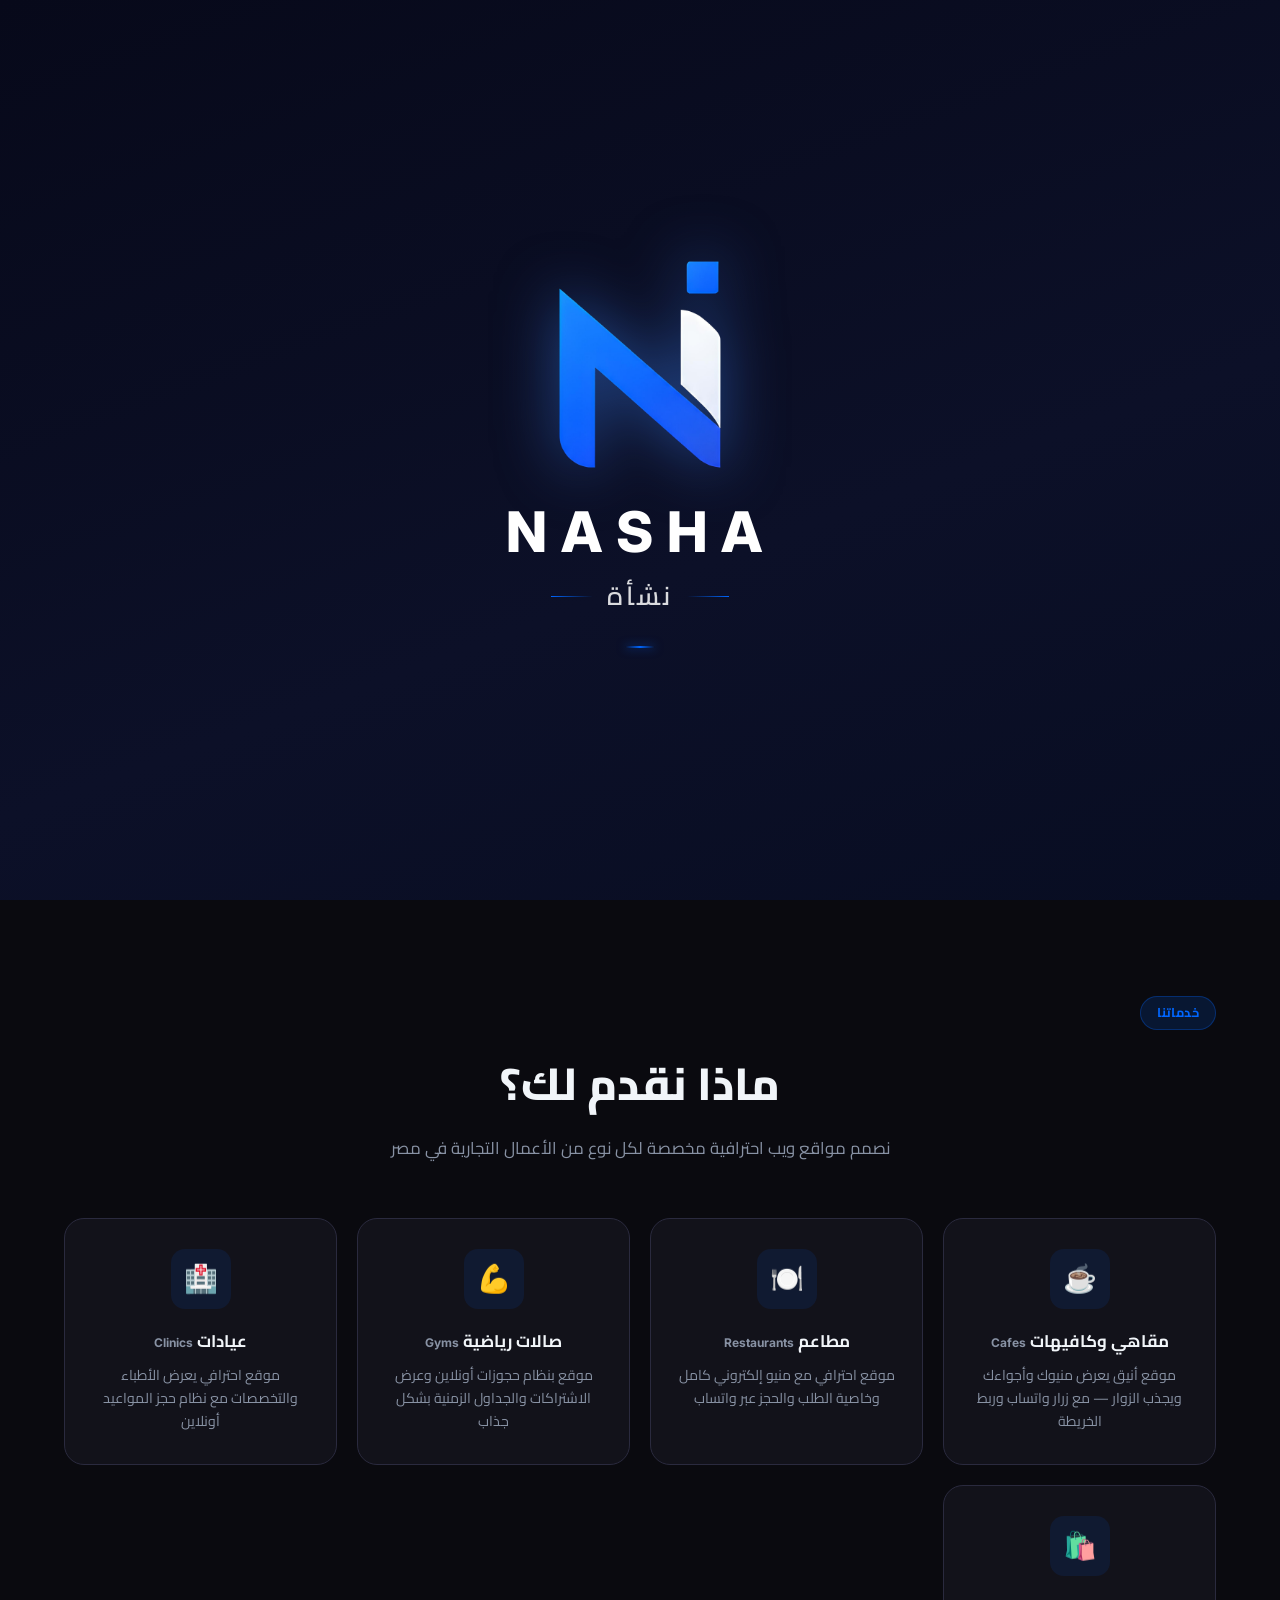
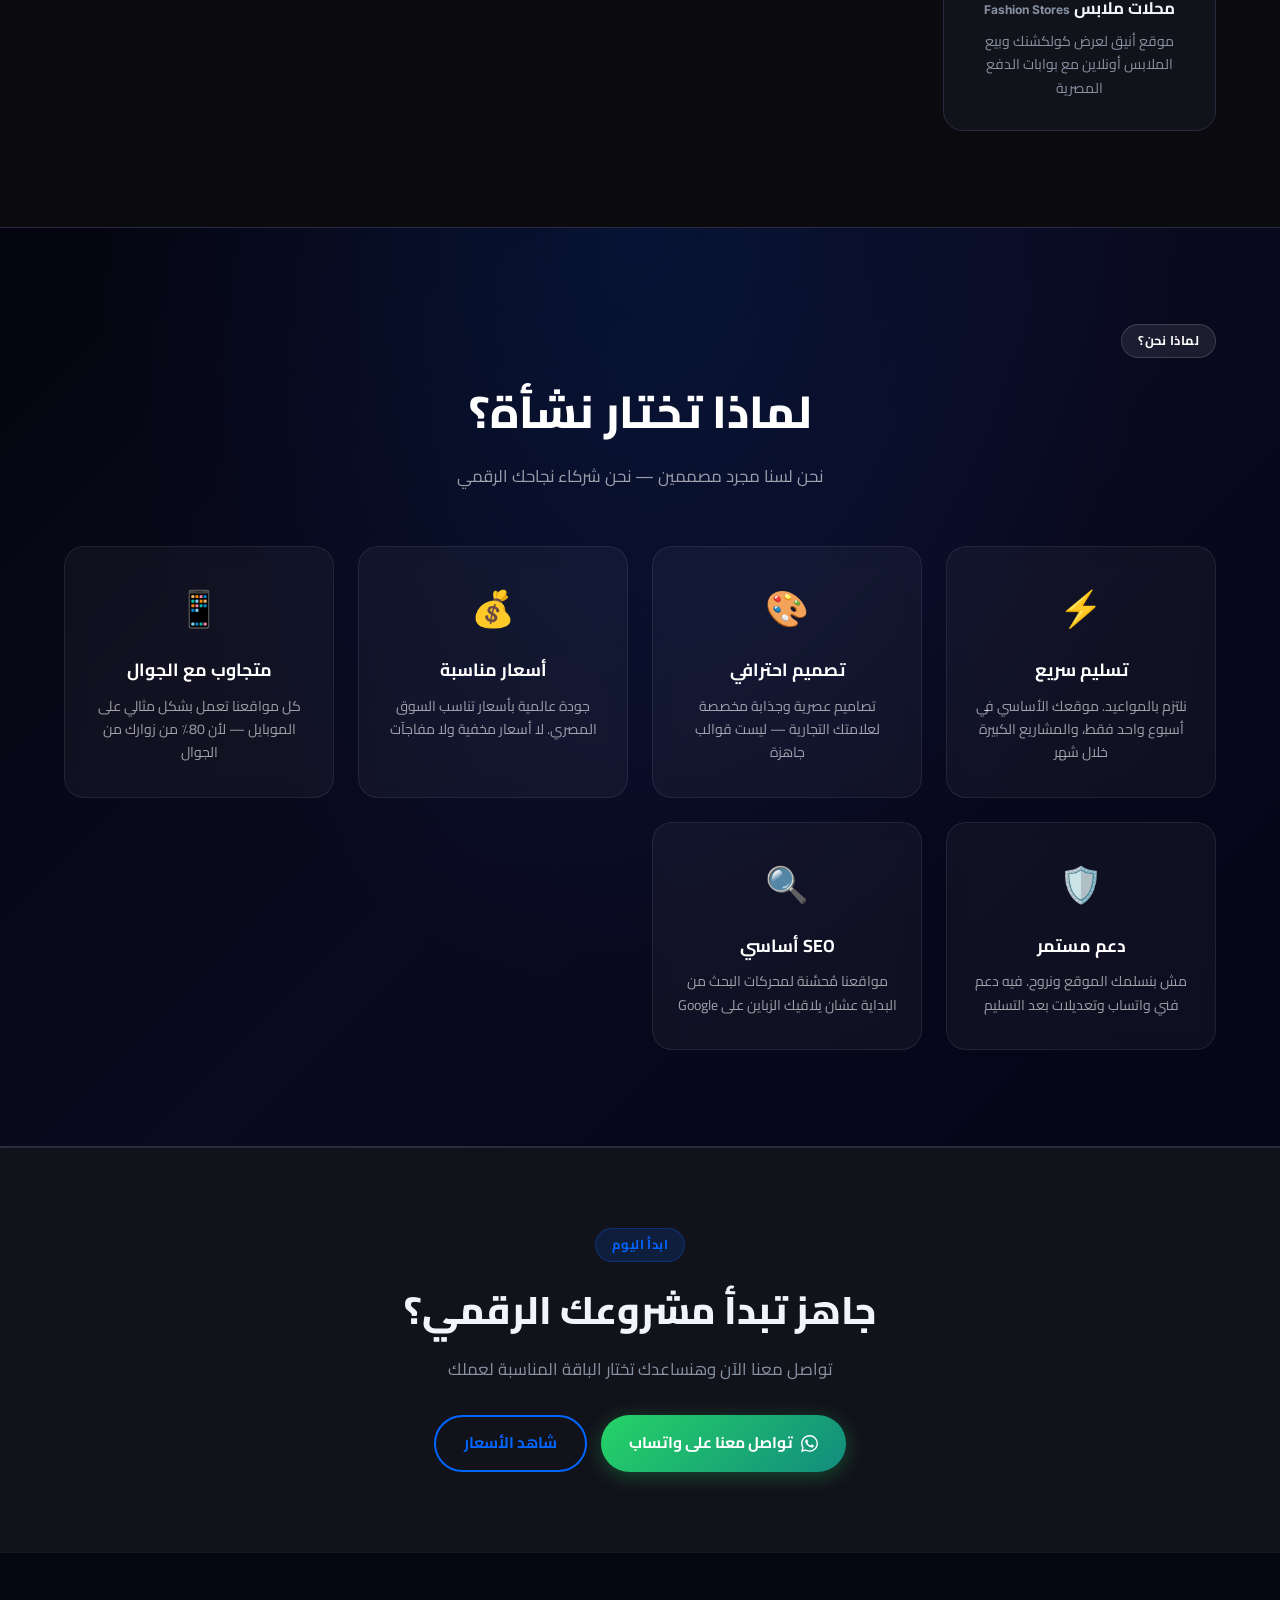
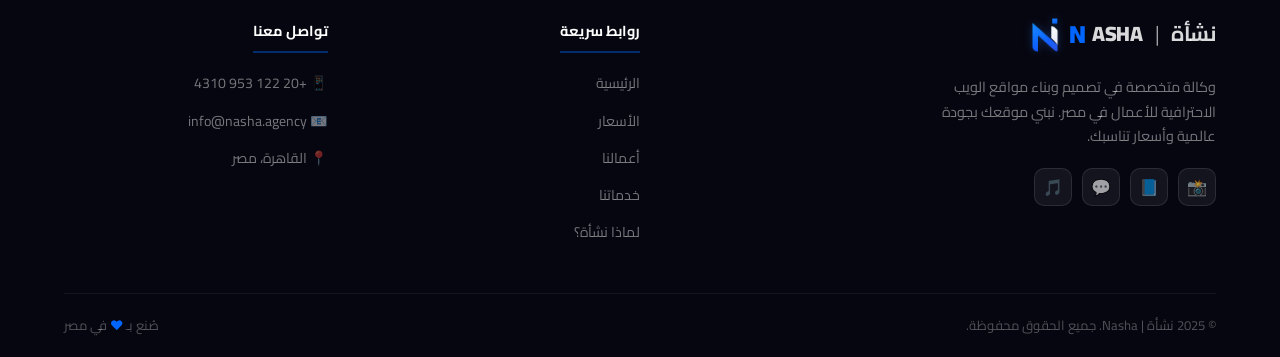
<file: index.html>
<!DOCTYPE html>
<html lang="ar" dir="rtl">
<head>
  <meta charset="UTF-8" />
  <meta name="viewport" content="width=device-width, initial-scale=1.0" />
  <title>نشأة | Nasha — وكالة تصميم مواقع الويب في مصر</title>
  <meta name="description" content="نشأة Nasha — وكالة متخصصة في تصميم وبناء مواقع ويب احترافية للمقاهي والمطاعم والشركات في مصر. أسعار مناسبة وتسليم سريع." />
  <meta name="keywords" content="تصميم مواقع, ويب ديزاين, مواقع مصر, نشأة, Nasha, تصميم مقاهي, تصميم مطاعم" />
  <meta property="og:title" content="نشأة | Nasha — وكالة تصميم مواقع" />
  <meta property="og:description" content="نبني مواقع ويب احترافية للأعمال في مصر" />
  <meta property="og:type" content="website" />
  <link rel="stylesheet" href="css/style.css" />
  <link rel="preconnect" href="https://fonts.googleapis.com" />
  <link rel="preconnect" href="https://fonts.gstatic.com" crossorigin />
  <link href="https://fonts.googleapis.com/css2?family=Cairo:wght@300;400;500;600;700;800;900&family=Inter:wght@300;400;500;600;700;800&display=swap" rel="stylesheet" />
</head>
<body>

<!-- Page Loader -->
<div id="splash-screen" class="splash-screen">
  <div class="splash-content">

    <!-- NASHA Logo - Transparent PNG -->
    <img src="assets/nasha-logo-transparent.png" alt="Nasha Logo" class="logo-splash-svg" />

    <!-- Text Animations -->
    <div class="splash-brand">
      <div class="splash-text-en">
        <span class="char">N</span><span class="char">A</span><span class="char">S</span><span class="char">H</span><span class="char">A</span>
      </div>
      <div class="splash-divider">
        <span class="splash-line"></span>
        <span class="splash-text-ar">نشأة</span>
        <span class="splash-line"></span>
      </div>
    </div>

    <!-- Loading Line -->
    <div class="loading-line"></div>

  </div>
</div>

<!-- Scroll Progress -->
<div class="scroll-progress"></div>

<!-- Back to Top -->
<button id="back-to-top" class="back-to-top" aria-label="العودة للأعلى">↑</button>

<!-- Floating WhatsApp -->
<div class="float-whatsapp">
  <span class="float-wa-tooltip">تواصل معنا الآن</span>
  <a id="float-wa" href="#" target="_blank" rel="noopener" class="float-wa-btn" aria-label="WhatsApp">
    <svg xmlns="http://www.w3.org/2000/svg" width="26" height="26" fill="white" viewBox="0 0 24 24">
      <path d="M17.472 14.382c-.297-.149-1.758-.867-2.03-.967-.273-.099-.471-.148-.67.15-.197.297-.767.966-.94 1.164-.173.199-.347.223-.644.075-.297-.15-1.255-.463-2.39-1.475-.883-.788-1.48-1.761-1.653-2.059-.173-.297-.018-.458.13-.606.134-.133.298-.347.446-.52.149-.174.198-.298.298-.497.099-.198.05-.371-.025-.52-.075-.149-.669-1.612-.916-2.207-.242-.579-.487-.5-.669-.51-.173-.008-.371-.01-.57-.01-.198 0-.52.074-.792.372-.272.297-1.04 1.016-1.04 2.479 0 1.462 1.065 2.875 1.213 3.074.149.198 2.096 3.2 5.077 4.487.709.306 1.262.489 1.694.625.712.227 1.36.195 1.871.118.571-.085 1.758-.719 2.006-1.413.248-.694.248-1.289.173-1.413-.074-.124-.272-.198-.57-.347m-5.421 7.403h-.004a9.87 9.87 0 01-5.031-1.378l-.361-.214-3.741.982.998-3.648-.235-.374a9.86 9.86 0 01-1.51-5.26c.001-5.45 4.436-9.884 9.888-9.884 2.64 0 5.122 1.03 6.988 2.898a9.825 9.825 0 012.893 6.994c-.003 5.45-4.437 9.884-9.885 9.884m8.413-18.297A11.815 11.815 0 0012.05 0C5.495 0 .16 5.335.157 11.892c0 2.096.547 4.142 1.588 5.945L.057 24l6.305-1.654a11.882 11.882 0 005.683 1.448h.005c6.554 0 11.89-5.335 11.893-11.893a11.821 11.821 0 00-3.48-8.413z"/>
    </svg>
  </a>
</div>

<!-- NAVBAR -->
<nav class="navbar">
  <div class="container">
    <div class="nav-inner">

      <a href="index.html" class="nasha-logo logo-animated" aria-label="نشأة Nasha">
        <img src="assets/nasha-logo-transparent.png" alt="Nasha" class="nav-logo-svg" />
        <span class="logo-n">N</span><span class="logo-rest">ASHA</span>
        <span class="logo-sep">|</span>
        <span class="logo-ar">نشأة</span>
      </a>

      <div class="nav-links">
        <a href="index.html" class="active">الرئيسية</a>
        <a href="pricing.html">الأسعار</a>
        <a href="portfolio.html">أعمالنا</a>
      </div>

      <div class="nav-actions">
        <button id="theme-toggle" class="theme-toggle" aria-label="تغيير الوضع">
          <span class="toggle-icon">☀️</span>
        </button>
        <a href="https://wa.me/201229534310?text=%D9%85%D8%B1%D8%AD%D8%A8%D8%A7%D8%8C%20%D8%A3%D8%B1%D9%8A%D8%AF%20%D8%A7%D9%84%D8%AA%D9%88%D8%A7%D8%B5%D9%84%20%D9%85%D8%B9%20%D9%81%D8%B1%D9%8A%D9%82%20%D9%86%D8%B4%D8%A3%D8%A9"
           target="_blank" rel="noopener"
           class="btn btn-primary" style="padding: 10px 20px; font-size: 0.9rem;">
          تواصل معنا
        </a>
        <button id="hamburger" class="hamburger" aria-label="القائمة">
          <span></span><span></span><span></span>
        </button>
      </div>
    </div>
  </div>

  <div id="mobile-menu" class="mobile-menu">
    <a href="index.html">🏠 الرئيسية</a>
    <a href="pricing.html">💰 الأسعار</a>
    <a href="portfolio.html">🎨 أعمالنا</a>
    <a href="https://wa.me/201229534310?text=%D9%85%D8%B1%D8%AD%D8%A8%D8%A7%D8%8C%20%D8%A3%D8%B1%D9%8A%D8%AF%20%D8%A7%D9%84%D8%AA%D9%88%D8%A7%D8%B5%D9%84%20%D9%85%D8%B9%20%D9%81%D8%B1%D9%8A%D9%82%20%D9%86%D8%B4%D8%A3%D8%A9"
       target="_blank" rel="noopener"
       class="btn btn-whatsapp" style="margin-top: 8px; justify-content: center;">
      📱 تواصل عبر واتساب
    </a>
    <div style="display:flex; align-items:center; gap:10px; padding: 8px 16px;">
      <span style="font-size:0.88rem; color:var(--text-muted);">الوضع:</span>
      <button id="theme-toggle-mobile" class="theme-toggle"><span class="toggle-icon">☀️</span></button>
    </div>
  </div>
</nav>

<!-- HERO -->
<section class="hero">
  <div class="hero-bg">
    <div class="hero-blob hero-blob-1"></div>
    <div class="hero-blob hero-blob-2"></div>
  </div>
  <div class="container">
    <div class="hero-grid">
      <div class="hero-content">
        <div class="hero-eyebrow">
          <span></span>
          وكالة تصميم مواقع في مصر
        </div>
        <h1 class="hero-title">
          موقعك الاحترافي<br />
          <span class="gradient-text">يبدأ من هنا</span>
        </h1>
        <p class="hero-subtitle-en">Professional websites for Egyptian businesses</p>
        <p class="hero-desc">
          نبني مواقع ويب احترافية وسريعة للمطاعم والمقاهي والمحلات التجارية في مصر —
          بأسعار مناسبة وتسليم في الوقت المحدد.
        </p>
        <div class="hero-btns">
          <a href="https://wa.me/201229534310?text=%D9%85%D8%B1%D8%AD%D8%A8%D8%A7%D8%8C%20%D8%A3%D8%B1%D9%8A%D8%AF%20%D8%A7%D9%84%D8%A7%D8%B3%D8%AA%D9%81%D8%B3%D8%A7%D8%B1%20%D8%B9%D9%86%20%D8%AA%D8%B5%D9%85%D9%8A%D9%85%20%D9%85%D9%88%D9%82%D8%B9%20%D9%88%D9%8A%D8%A8"
             target="_blank" rel="noopener" class="btn btn-whatsapp">
            <svg xmlns="http://www.w3.org/2000/svg" width="17" height="17" fill="white" viewBox="0 0 24 24"><path d="M17.472 14.382c-.297-.149-1.758-.867-2.03-.967-.273-.099-.471-.148-.67.15-.197.297-.767.966-.94 1.164-.173.199-.347.223-.644.075-.297-.15-1.255-.463-2.39-1.475-.883-.788-1.48-1.761-1.653-2.059-.173-.297-.018-.458.13-.606.134-.133.298-.347.446-.52.149-.174.198-.298.298-.497.099-.198.05-.371-.025-.52-.075-.149-.669-1.612-.916-2.207-.242-.579-.487-.5-.669-.51-.173-.008-.371-.01-.57-.01-.198 0-.52.074-.792.372-.272.297-1.04 1.016-1.04 2.479 0 1.462 1.065 2.875 1.213 3.074.149.198 2.096 3.2 5.077 4.487.709.306 1.262.489 1.694.625.712.227 1.36.195 1.871.118.571-.085 1.758-.719 2.006-1.413.248-.694.248-1.289.173-1.413-.074-.124-.272-.198-.57-.347m-5.421 7.403h-.004a9.87 9.87 0 01-5.031-1.378l-.361-.214-3.741.982.998-3.648-.235-.374a9.86 9.86 0 01-1.51-5.26c.001-5.45 4.436-9.884 9.888-9.884 2.64 0 5.122 1.03 6.988 2.898a9.825 9.825 0 012.893 6.994c-.003 5.45-4.437 9.884-9.885 9.884m8.413-18.297A11.815 11.815 0 0012.05 0C5.495 0 .16 5.335.157 11.892c0 2.096.547 4.142 1.588 5.945L.057 24l6.305-1.654a11.882 11.882 0 005.683 1.448h.005c6.554 0 11.89-5.335 11.893-11.893a11.821 11.821 0 00-3.48-8.413z"/></svg>
            ابدأ مشروعك الآن
          </a>
          <a href="pricing.html" class="btn btn-outline">
            عرض الأسعار ←
          </a>
        </div>
      </div>

      <div class="hero-visual">
        <div class="hero-mockup">
          <div class="mockup-bar">
            <div class="mockup-dot"></div>
            <div class="mockup-dot"></div>
            <div class="mockup-dot"></div>
          </div>
          <div class="mockup-body">
            <div class="mockup-header">
              <div class="mockup-logo-line"></div>
            </div>
            <div class="mockup-hero-img">☕</div>
            <div class="mockup-cards">
              <div class="mockup-card"></div>
              <div class="mockup-card"></div>
              <div class="mockup-card"></div>
            </div>
            <div class="mockup-btn-row">
              <div class="mockup-btn-m"></div>
              <div class="mockup-btn-s"></div>
            </div>
          </div>
        </div>
      </div>
    </div>
  </div>
</section>

<!-- SERVICES -->
<section class="section services" id="services">
  <div class="container">
    <span class="badge" data-animate>خدماتنا</span>
    <h2 class="section-title" data-animate data-delay="1">ماذا نقدم لك؟</h2>
    <p class="section-subtitle" data-animate data-delay="2">
      نصمم مواقع ويب احترافية مخصصة لكل نوع من الأعمال التجارية في مصر
    </p>
    <div class="services-grid">
      <div class="service-card" data-animate data-delay="1">
        <div class="service-icon">☕</div>
        <h3>مقاهي وكافيهات <span style="font-size:0.75rem;color:var(--text-muted);font-family:'Inter',sans-serif;">Cafes</span></h3>
        <p>موقع أنيق يعرض منيوك وأجواءك ويجذب الزوار — مع زرار واتساب وربط الخريطة</p>
      </div>
      <div class="service-card" data-animate data-delay="2">
        <div class="service-icon">🍽️</div>
        <h3>مطاعم <span style="font-size:0.75rem;color:var(--text-muted);font-family:'Inter',sans-serif;">Restaurants</span></h3>
        <p>موقع احترافي مع منيو إلكتروني كامل وخاصية الطلب والحجز عبر واتساب</p>
      </div>
      <div class="service-card" data-animate data-delay="3">
        <div class="service-icon">💪</div>
        <h3>صالات رياضية <span style="font-size:0.75rem;color:var(--text-muted);font-family:'Inter',sans-serif;">Gyms</span></h3>
        <p>موقع بنظام حجوزات أونلاين وعرض الاشتراكات والجداول الزمنية بشكل جذاب</p>
      </div>
      <div class="service-card" data-animate data-delay="4">
        <div class="service-icon">🏥</div>
        <h3>عيادات <span style="font-size:0.75rem;color:var(--text-muted);font-family:'Inter',sans-serif;">Clinics</span></h3>
        <p>موقع احترافي يعرض الأطباء والتخصصات مع نظام حجز المواعيد أونلاين</p>
      </div>
      <div class="service-card" data-animate data-delay="1">
        <div class="service-icon">🛍️</div>
        <h3>محلات ملابس <span style="font-size:0.75rem;color:var(--text-muted);font-family:'Inter',sans-serif;">Fashion Stores</span></h3>
        <p>موقع أنيق لعرض كولكشنك وبيع الملابس أونلاين مع بوابات الدفع المصرية</p>
      </div>
    </div>
  </div>
</section>

<!-- WHY US -->
<section class="section why-us" id="about">
  <div class="container">
    <span class="badge" style="background:rgba(255,255,255,0.08); border-color:rgba(255,255,255,0.15); color:#fff;" data-animate>لماذا نحن؟</span>
    <h2 class="section-title" data-animate data-delay="1">لماذا تختار نشأة؟</h2>
    <p class="section-subtitle" data-animate data-delay="2">نحن لسنا مجرد مصممين — نحن شركاء نجاحك الرقمي</p>
    <div class="features-grid">
      <div class="feature-card" data-animate data-delay="1">
        <span class="feature-icon">⚡</span>
        <h3>تسليم سريع</h3>
        <p>نلتزم بالمواعيد. موقعك الأساسي في أسبوع واحد فقط، والمشاريع الكبيرة خلال شهر</p>
      </div>
      <div class="feature-card" data-animate data-delay="2">
        <span class="feature-icon">🎨</span>
        <h3>تصميم احترافي</h3>
        <p>تصاميم عصرية وجذابة مخصصة لعلامتك التجارية — ليست قوالب جاهزة</p>
      </div>
      <div class="feature-card" data-animate data-delay="3">
        <span class="feature-icon">💰</span>
        <h3>أسعار مناسبة</h3>
        <p>جودة عالمية بأسعار تناسب السوق المصري. لا أسعار مخفية ولا مفاجآت</p>
      </div>
      <div class="feature-card" data-animate data-delay="4">
        <span class="feature-icon">📱</span>
        <h3>متجاوب مع الجوال</h3>
        <p>كل مواقعنا تعمل بشكل مثالي على الموبايل — لأن 80٪ من زوارك من الجوال</p>
      </div>
      <div class="feature-card" data-animate data-delay="1">
        <span class="feature-icon">🛡️</span>
        <h3>دعم مستمر</h3>
        <p>مش بنسلمك الموقع ونروح. فيه دعم فني واتساب وتعديلات بعد التسليم</p>
      </div>
      <div class="feature-card" data-animate data-delay="2">
        <span class="feature-icon">🔍</span>
        <h3>SEO أساسي</h3>
        <p>مواقعنا مُحسَّنة لمحركات البحث من البداية عشان يلاقيك الزباين على Google</p>
      </div>
    </div>
  </div>
</section>

<!-- CTA -->
<section class="cta-section">
  <div class="container">
    <span class="badge" data-animate>ابدأ اليوم</span>
    <h2 data-animate data-delay="1">جاهز تبدأ مشروعك الرقمي؟</h2>
    <p data-animate data-delay="2">تواصل معنا الآن وهنساعدك تختار الباقة المناسبة لعملك</p>
    <div class="cta-btns" data-animate data-delay="3">
      <a href="https://wa.me/201229534310?text=%D9%85%D8%B1%D8%AD%D8%A8%D8%A7%D8%8C%20%D8%A3%D8%B1%D9%8A%D8%AF%20%D8%A7%D9%84%D8%A7%D8%B3%D8%AA%D9%81%D8%B3%D8%A7%D8%B1%20%D8%B9%D9%86%20%D8%AA%D8%B5%D9%85%D9%8A%D9%85%20%D9%85%D9%88%D9%82%D8%B9%20%D9%88%D9%8A%D8%A8%20%D9%84%D8%B9%D9%85%D9%84%D9%8A"
         target="_blank" rel="noopener" class="btn btn-whatsapp">
        <svg xmlns="http://www.w3.org/2000/svg" width="17" height="17" fill="white" viewBox="0 0 24 24"><path d="M17.472 14.382c-.297-.149-1.758-.867-2.03-.967-.273-.099-.471-.148-.67.15-.197.297-.767.966-.94 1.164-.173.199-.347.223-.644.075-.297-.15-1.255-.463-2.39-1.475-.883-.788-1.48-1.761-1.653-2.059-.173-.297-.018-.458.13-.606.134-.133.298-.347.446-.52.149-.174.198-.298.298-.497.099-.198.05-.371-.025-.52-.075-.149-.669-1.612-.916-2.207-.242-.579-.487-.5-.669-.51-.173-.008-.371-.01-.57-.01-.198 0-.52.074-.792.372-.272.297-1.04 1.016-1.04 2.479 0 1.462 1.065 2.875 1.213 3.074.149.198 2.096 3.2 5.077 4.487.709.306 1.262.489 1.694.625.712.227 1.36.195 1.871.118.571-.085 1.758-.719 2.006-1.413.248-.694.248-1.289.173-1.413-.074-.124-.272-.198-.57-.347m-5.421 7.403h-.004a9.87 9.87 0 01-5.031-1.378l-.361-.214-3.741.982.998-3.648-.235-.374a9.86 9.86 0 01-1.51-5.26c.001-5.45 4.436-9.884 9.888-9.884 2.64 0 5.122 1.03 6.988 2.898a9.825 9.825 0 012.893 6.994c-.003 5.45-4.437 9.884-9.885 9.884m8.413-18.297A11.815 11.815 0 0012.05 0C5.495 0 .16 5.335.157 11.892c0 2.096.547 4.142 1.588 5.945L.057 24l6.305-1.654a11.882 11.882 0 005.683 1.448h.005c6.554 0 11.89-5.335 11.893-11.893a11.821 11.821 0 00-3.48-8.413z"/></svg>
        تواصل معنا على واتساب
      </a>
      <a href="pricing.html" class="btn btn-outline">شاهد الأسعار</a>
    </div>
  </div>
</section>

<!-- FOOTER -->
<footer>
  <div class="container">
    <div class="footer-grid">
      <div class="footer-brand">
        <a href="index.html" class="nasha-logo footer-nasha-logo logo-animated" style="font-size:1.3rem;">
          <img src="assets/nasha-logo-transparent.png" alt="Nasha" class="nav-logo-svg" />
          <span class="logo-n">N</span><span class="logo-rest">ASHA</span>
          <span class="logo-sep">|</span>
          <span class="logo-ar">نشأة</span>
        </a>
        <p>وكالة متخصصة في تصميم وبناء مواقع الويب الاحترافية للأعمال في مصر. نبني موقعك بجودة عالمية وأسعار تناسبك.</p>
        <div class="footer-social">
          <a href="#" class="social-btn" aria-label="Instagram">📸</a>
          <a href="#" class="social-btn" aria-label="Facebook">📘</a>
          <a href="https://wa.me/201229534310" target="_blank" rel="noopener" class="social-btn" aria-label="WhatsApp">💬</a>
          <a href="#" class="social-btn" aria-label="TikTok">🎵</a>
        </div>
      </div>
      <div class="footer-col">
        <h4>روابط سريعة</h4>
        <ul>
          <li><a href="index.html">الرئيسية</a></li>
          <li><a href="pricing.html">الأسعار</a></li>
          <li><a href="portfolio.html">أعمالنا</a></li>
          <li><a href="#services">خدماتنا</a></li>
          <li><a href="#about">لماذا نشأة؟</a></li>
        </ul>
      </div>
      <div class="footer-col">
        <h4>تواصل معنا</h4>
        <ul>
          <li><a href="https://wa.me/201229534310" target="_blank" rel="noopener">📱 +20 122 953 4310</a></li>
          <li><a href="mailto:info@nasha.agency">📧 info@nasha.agency</a></li>
          <li><a href="#">📍 القاهرة، مصر</a></li>
        </ul>
      </div>
    </div>
    <div class="footer-bottom">
      <p>© 2025 نشأة | Nasha. جميع الحقوق محفوظة.</p>
      <p class="made-with">صُنع بـ <span>♥</span> في مصر</p>
    </div>
  </div>
</footer>

<script src="js/script.js"></script>
</body>
</html>
</file>
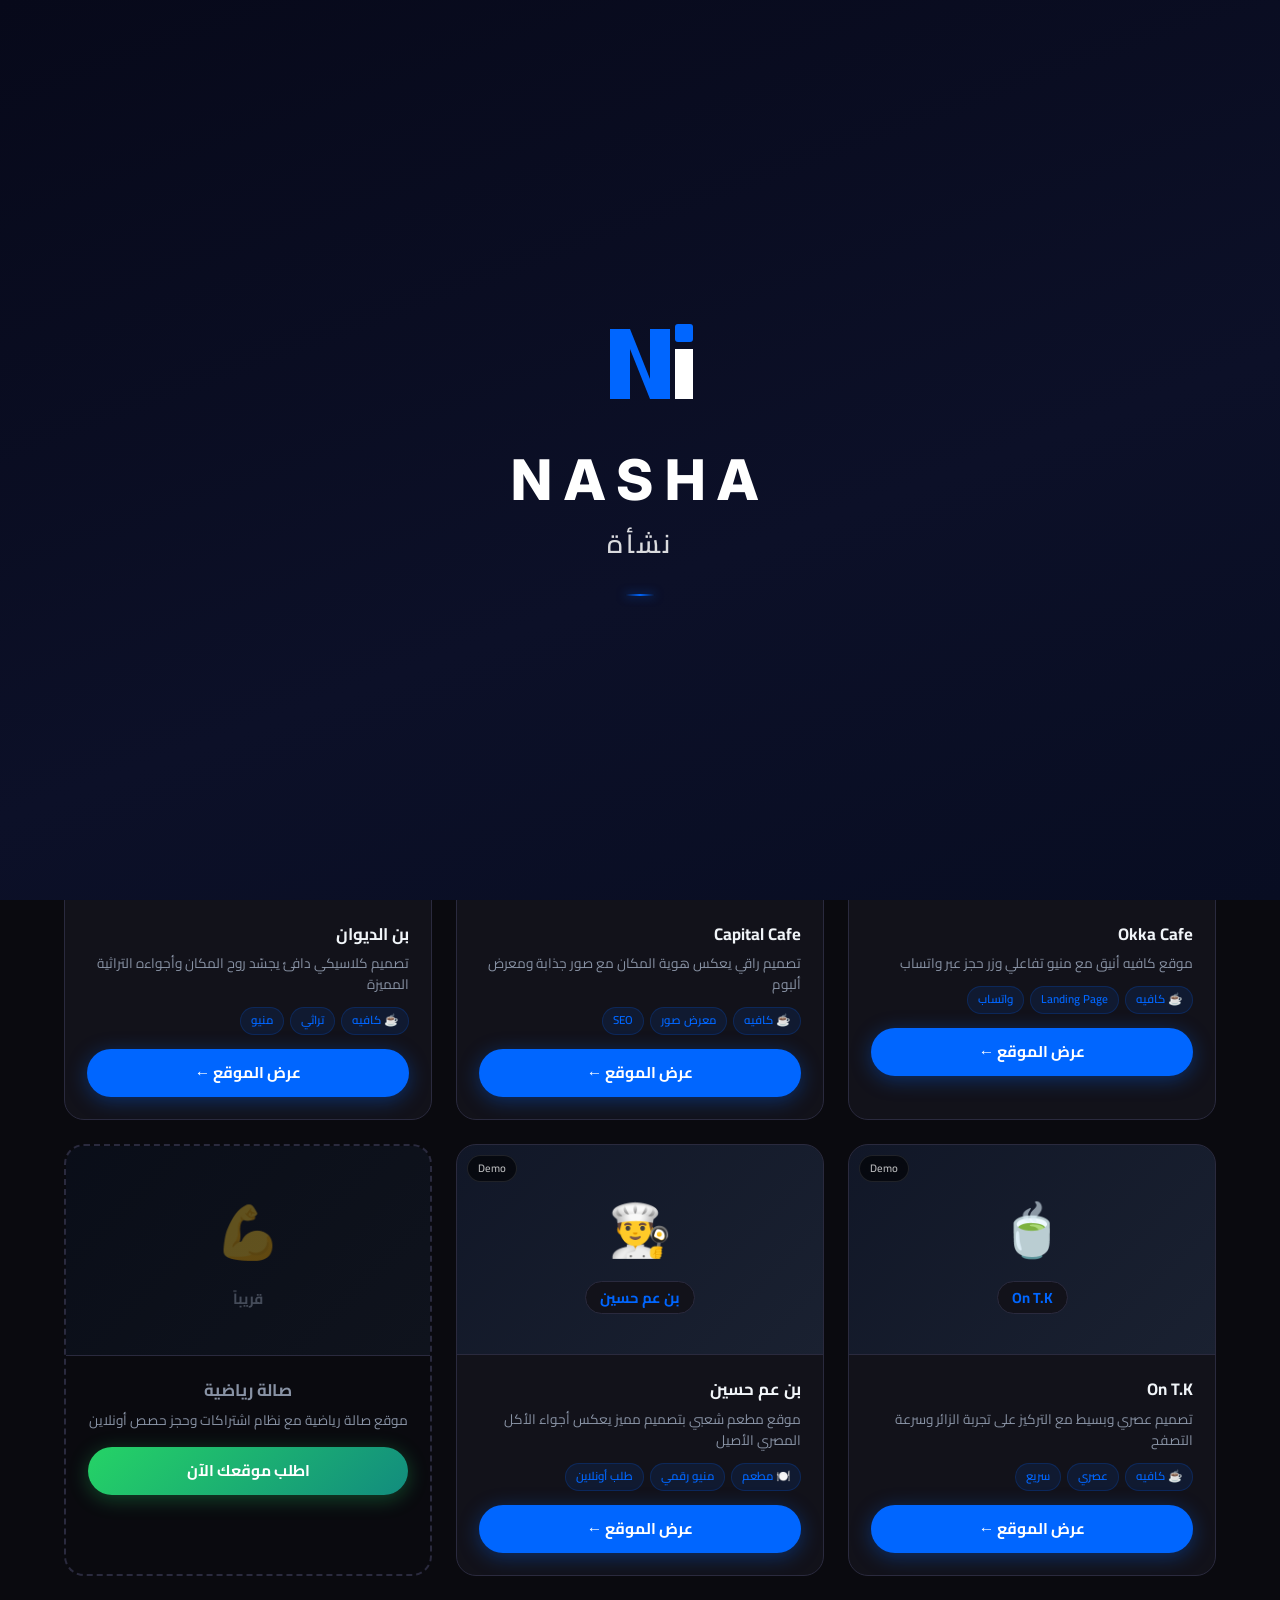
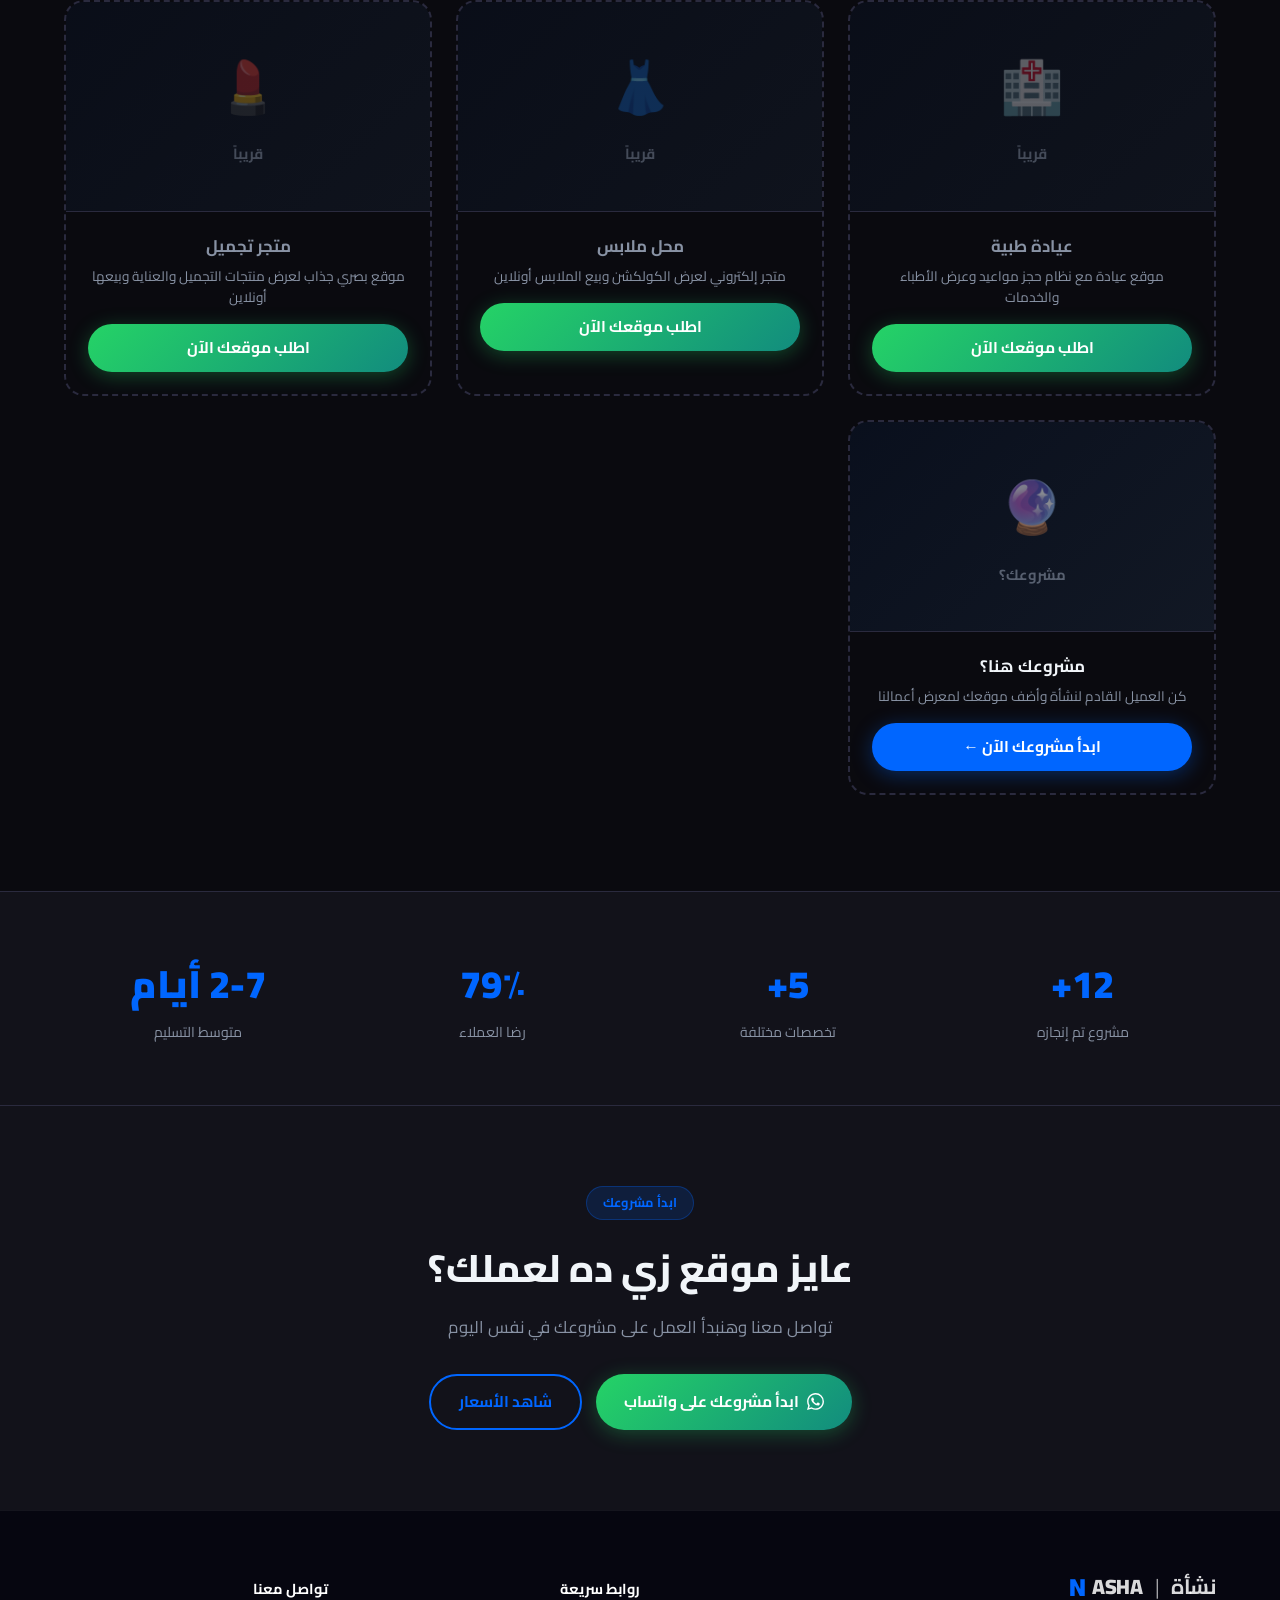
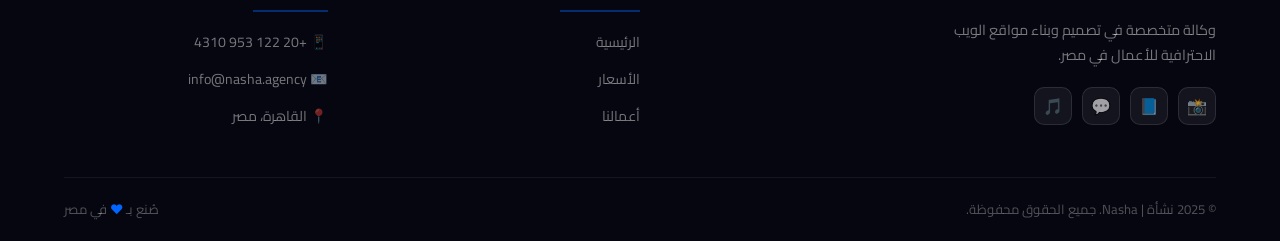
<file: portfolio.html>
<!DOCTYPE html>
<html lang="ar" dir="rtl">
<head>
  <meta charset="UTF-8" />
  <meta name="viewport" content="width=device-width, initial-scale=1.0" />
  <title>أعمالنا | نشأة Nasha — معرض المشاريع</title>
  <meta name="description" content="معرض أعمال نشأة — مواقع ويب احترافية صممناها للمقاهي والمطاعم والشركات في مصر" />
  <link rel="stylesheet" href="css/style.css" />
  <link rel="preconnect" href="https://fonts.googleapis.com" />
  <link rel="preconnect" href="https://fonts.gstatic.com" crossorigin />
  <link href="https://fonts.googleapis.com/css2?family=Cairo:wght@300;400;500;600;700;800;900&family=Inter:wght@300;400;500;600;700;800&display=swap" rel="stylesheet" />
</head>
<body>

<div id="splash-screen" class="splash-screen">
  <div class="splash-content">
    <svg class="logo-splash" width="120" height="120" viewBox="0 0 120 120" xmlns="http://www.w3.org/2000/svg">
      <path d="M 30 95 L 30 25 L 50 25 L 70 75 L 70 25 L 90 25 L 90 95 L 70 95 L 50 45 L 50 95 Z" fill="#0066FF"/>
      <rect x="95" y="20" width="18" height="18" fill="#0066FF" rx="3"/>
      <path d="M 95 45 L 95 95 L 113 95 L 113 45 Z" fill="#FFFFFF"/>
    </svg>
    <div class="splash-text">
      <div class="splash-text-en">NASHA</div>
      <div class="splash-text-ar">نشأة</div>
    </div>
    <div class="loading-line"></div>
  </div>
</div>

<div class="scroll-progress"></div>
<button id="back-to-top" class="back-to-top" aria-label="العودة للأعلى">↑</button>

<div class="float-whatsapp">
  <span class="float-wa-tooltip">ابدأ مشروعك الآن</span>
  <a id="float-wa" href="#" target="_blank" rel="noopener" class="float-wa-btn" aria-label="WhatsApp">
    <svg xmlns="http://www.w3.org/2000/svg" width="26" height="26" fill="white" viewBox="0 0 24 24"><path d="M17.472 14.382c-.297-.149-1.758-.867-2.03-.967-.273-.099-.471-.148-.67.15-.197.297-.767.966-.94 1.164-.173.199-.347.223-.644.075-.297-.15-1.255-.463-2.39-1.475-.883-.788-1.48-1.761-1.653-2.059-.173-.297-.018-.458.13-.606.134-.133.298-.347.446-.52.149-.174.198-.298.298-.497.099-.198.05-.371-.025-.52-.075-.149-.669-1.612-.916-2.207-.242-.579-.487-.5-.669-.51-.173-.008-.371-.01-.57-.01-.198 0-.52.074-.792.372-.272.297-1.04 1.016-1.04 2.479 0 1.462 1.065 2.875 1.213 3.074.149.198 2.096 3.2 5.077 4.487.709.306 1.262.489 1.694.625.712.227 1.36.195 1.871.118.571-.085 1.758-.719 2.006-1.413.248-.694.248-1.289.173-1.413-.074-.124-.272-.198-.57-.347m-5.421 7.403h-.004a9.87 9.87 0 01-5.031-1.378l-.361-.214-3.741.982.998-3.648-.235-.374a9.86 9.86 0 01-1.51-5.26c.001-5.45 4.436-9.884 9.888-9.884 2.64 0 5.122 1.03 6.988 2.898a9.825 9.825 0 012.893 6.994c-.003 5.45-4.437 9.884-9.885 9.884m8.413-18.297A11.815 11.815 0 0012.05 0C5.495 0 .16 5.335.157 11.892c0 2.096.547 4.142 1.588 5.945L.057 24l6.305-1.654a11.882 11.882 0 005.683 1.448h.005c6.554 0 11.89-5.335 11.893-11.893a11.821 11.821 0 00-3.48-8.413z"/></svg>
  </a>
</div>

<!-- NAVBAR -->
<nav class="navbar">
  <div class="container">
    <div class="nav-inner">
      <a href="index.html" class="nasha-logo logo-animated">
        <span class="logo-n">N</span><span class="logo-rest">ASHA</span>
        <span class="logo-sep">|</span>
        <span class="logo-ar">نشأة</span>
      </a>
      <div class="nav-links">
        <a href="index.html">الرئيسية</a>
        <a href="pricing.html">الأسعار</a>
        <a href="portfolio.html" class="active">أعمالنا</a>
      </div>
      <div class="nav-actions">
        <button id="theme-toggle" class="theme-toggle"><span class="toggle-icon">☀️</span></button>
        <a href="https://wa.me/201229534310?text=%D9%85%D8%B1%D8%AD%D8%A8%D8%A7%D8%8C%20%D8%B4%D9%81%D8%AA%20%D8%A3%D8%B9%D9%85%D8%A7%D9%84%D9%83%D9%85%20%D9%88%D8%A3%D8%B1%D9%8A%D8%AF%20%D8%A5%D9%86%D8%B4%D8%A7%D8%A1%20%D9%85%D9%88%D9%82%D8%B9"
           target="_blank" rel="noopener" class="btn btn-primary" style="padding:10px 20px;font-size:0.9rem;">
          تواصل معنا
        </a>
        <button id="hamburger" class="hamburger"><span></span><span></span><span></span></button>
      </div>
    </div>
  </div>
  <div id="mobile-menu" class="mobile-menu">
    <a href="index.html">🏠 الرئيسية</a>
    <a href="pricing.html">💰 الأسعار</a>
    <a href="portfolio.html">🎨 أعمالنا</a>
    <a href="https://wa.me/201229534310" target="_blank" rel="noopener"
       class="btn btn-whatsapp" style="margin-top:8px;justify-content:center;">📱 تواصل عبر واتساب</a>
    <div style="display:flex;align-items:center;gap:10px;padding:8px 16px;">
      <span style="font-size:0.88rem;color:var(--text-muted);">الوضع:</span>
      <button id="theme-toggle-mobile" class="theme-toggle"><span class="toggle-icon">☀️</span></button>
    </div>
  </div>
</nav>

<!-- HERO -->
<div class="page-hero">
  <div class="container" style="position:relative;z-index:1;">
    <!-- Breadcrumb -->
    <div class="breadcrumb" data-animate>
      <a href="index.html">الرئيسية</a>
      <span class="sep">›</span>
      <span class="current">أعمالنا</span>
    </div>

    <span class="badge" style="background:rgba(255,255,255,0.1);border-color:rgba(255,255,255,0.2);color:#fff;margin-bottom:20px;display:inline-block;">معرض أعمالنا</span>
    <h1>مشاريع <span style="color:var(--accent);">نفخر بها</span></h1>
    <p>نماذج حقيقية لمواقع صممناها للمقاهي والمطاعم والشركات في مصر</p>

    <div style="margin-top:20px;display:inline-block;background:rgba(255,255,255,0.07);border:1px solid rgba(255,255,255,0.12);border-radius:50px;padding:6px 16px;font-size:0.8rem;color:rgba(255,255,255,0.6);">
      ℹ️ المشاريع المعروضة هي نماذج توضيحية (Demo) تعكس جودة تصميمنا
    </div>
  </div>
  <div style="position:absolute;width:400px;height:400px;background:var(--primary);border-radius:50%;filter:blur(130px);opacity:0.09;top:-80px;right:-80px;pointer-events:none;"></div>
  <div style="position:absolute;width:300px;height:300px;background:var(--accent);border-radius:50%;filter:blur(110px);opacity:0.07;bottom:-60px;left:-60px;pointer-events:none;"></div>
</div>

<!-- PORTFOLIO SECTION -->
<section class="section" style="background:var(--bg);">
  <div class="container">

    <!-- Filter Bar -->
    <div class="filter-bar" data-animate>
      <button class="filter-btn active-filter" data-filter="all">🗂️ الكل</button>
      <button class="filter-btn" data-filter="cafe">☕ مقاهي</button>
      <button class="filter-btn" data-filter="restaurant">🍽️ مطاعم</button>
      <button class="filter-btn" data-filter="gym">💪 صالات رياضية</button>
      <button class="filter-btn" data-filter="clinic">🏥 عيادات</button>
      <button class="filter-btn" data-filter="clothing">👗 ملابس</button>
      <button class="filter-btn" data-filter="beauty">💄 تجميل</button>
      <button class="filter-btn" data-filter="ecommerce">🛍️ متاجر إلكترونية</button>
    </div>

    <div class="portfolio-grid" id="portfolio-grid">

      <!-- ☕ CAFES ---------------------------------------- -->

      <!-- Okka Cafe -->
      <div class="portfolio-card" data-category="cafe" data-animate data-delay="1">
        <div class="portfolio-img">
          <div class="demo-badge">Demo</div>
          <div class="portfolio-img-inner">
            <span class="cafe-icon">☕</span>
            <span class="cafe-name">Okka Cafe</span>
          </div>
          <div class="portfolio-overlay">
            <a href="https://oamrsoama.github.io/Web-test-for-Cafe/" target="_blank" rel="noopener" class="btn btn-ghost">
              🔗 عرض الموقع
            </a>
          </div>
        </div>
        <div class="portfolio-body">
          <h3>Okka Cafe</h3>
          <p>موقع كافيه أنيق مع منيو تفاعلي وزر حجز عبر واتساب</p>
          <div class="portfolio-tags">
            <span class="tag">☕ كافيه</span>
            <span class="tag">Landing Page</span>
            <span class="tag">واتساب</span>
          </div>
          <a href="https://oamrsoama.github.io/Web-test-for-Cafe/" target="_blank" rel="noopener"
             class="btn btn-primary" style="width:100%;justify-content:center;padding:11px;">
            عرض الموقع ←
          </a>
        </div>
      </div>

      <!-- Capital Cafe -->
      <div class="portfolio-card" data-category="cafe" data-animate data-delay="2">
        <div class="portfolio-img">
          <div class="demo-badge">Demo</div>
          <div class="portfolio-img-inner">
            <span class="cafe-icon">🏛️</span>
            <span class="cafe-name">Capital Cafe</span>
          </div>
          <div class="portfolio-overlay">
            <a href="https://oamrsoama.github.io/Web-test-for-Cafe/" target="_blank" rel="noopener" class="btn btn-ghost">
              🔗 عرض الموقع
            </a>
          </div>
        </div>
        <div class="portfolio-body">
          <h3>Capital Cafe</h3>
          <p>تصميم راقي يعكس هوية المكان مع صور جذابة ومعرض ألبوم</p>
          <div class="portfolio-tags">
            <span class="tag">☕ كافيه</span>
            <span class="tag">معرض صور</span>
            <span class="tag">SEO</span>
          </div>
          <a href="https://oamrsoama.github.io/Web-test-for-Cafe/" target="_blank" rel="noopener"
             class="btn btn-primary" style="width:100%;justify-content:center;padding:11px;">
            عرض الموقع ←
          </a>
        </div>
      </div>

      <!-- بن الديوان -->
      <div class="portfolio-card" data-category="cafe" data-animate data-delay="3">
        <div class="portfolio-img">
          <div class="demo-badge">Demo</div>
          <div class="portfolio-img-inner">
            <span class="cafe-icon">🫖</span>
            <span class="cafe-name">بن الديوان</span>
          </div>
          <div class="portfolio-overlay">
            <a href="https://oamrsoama.github.io/Web-test-for-Cafe/" target="_blank" rel="noopener" class="btn btn-ghost">
              🔗 عرض الموقع
            </a>
          </div>
        </div>
        <div class="portfolio-body">
          <h3>بن الديوان</h3>
          <p>تصميم كلاسيكي دافئ يجسّد روح المكان وأجواءه التراثية المميزة</p>
          <div class="portfolio-tags">
            <span class="tag">☕ كافيه</span>
            <span class="tag">تراثي</span>
            <span class="tag">منيو</span>
          </div>
          <a href="https://oamrsoama.github.io/Web-test-for-Cafe/" target="_blank" rel="noopener"
             class="btn btn-primary" style="width:100%;justify-content:center;padding:11px;">
            عرض الموقع ←
          </a>
        </div>
      </div>

      <!-- On T.K -->
      <div class="portfolio-card" data-category="cafe" data-animate data-delay="1">
        <div class="portfolio-img">
          <div class="demo-badge">Demo</div>
          <div class="portfolio-img-inner">
            <span class="cafe-icon">🍵</span>
            <span class="cafe-name">On T.K</span>
          </div>
          <div class="portfolio-overlay">
            <a href="https://oamrsoama.github.io/Web-test-for-Cafe/" target="_blank" rel="noopener" class="btn btn-ghost">
              🔗 عرض الموقع
            </a>
          </div>
        </div>
        <div class="portfolio-body">
          <h3>On T.K</h3>
          <p>تصميم عصري وبسيط مع التركيز على تجربة الزائر وسرعة التصفح</p>
          <div class="portfolio-tags">
            <span class="tag">☕ كافيه</span>
            <span class="tag">عصري</span>
            <span class="tag">سريع</span>
          </div>
          <a href="https://oamrsoama.github.io/Web-test-for-Cafe/" target="_blank" rel="noopener"
             class="btn btn-primary" style="width:100%;justify-content:center;padding:11px;">
            عرض الموقع ←
          </a>
        </div>
      </div>

      <!-- 🍽️ RESTAURANTS --------------------------------- -->

      <!-- بن عم حسين -->
      <div class="portfolio-card" data-category="restaurant" data-animate data-delay="2">
        <div class="portfolio-img">
          <div class="demo-badge">Demo</div>
          <div class="portfolio-img-inner">
            <span class="cafe-icon">👨‍🍳</span>
            <span class="cafe-name">بن عم حسين</span>
          </div>
          <div class="portfolio-overlay">
            <a href="https://oamrsoama.github.io/Web-test-for-Cafe/" target="_blank" rel="noopener" class="btn btn-ghost">
              🔗 عرض الموقع
            </a>
          </div>
        </div>
        <div class="portfolio-body">
          <h3>بن عم حسين</h3>
          <p>موقع مطعم شعبي بتصميم مميز يعكس أجواء الأكل المصري الأصيل</p>
          <div class="portfolio-tags">
            <span class="tag">🍽️ مطعم</span>
            <span class="tag">منيو رقمي</span>
            <span class="tag">طلب أونلاين</span>
          </div>
          <a href="https://oamrsoama.github.io/Web-test-for-Cafe/" target="_blank" rel="noopener"
             class="btn btn-primary" style="width:100%;justify-content:center;padding:11px;">
            عرض الموقع ←
          </a>
        </div>
      </div>

      <!-- 💪 GYM placeholder -->
      <div class="portfolio-card portfolio-card-placeholder" data-category="gym" data-animate data-delay="3">
        <div class="portfolio-img" style="background:linear-gradient(135deg,rgba(0,102,255,0.04),rgba(96,165,250,0.06));">
          <div class="portfolio-img-inner">
            <span class="cafe-icon" style="opacity:0.35;">💪</span>
            <span class="cafe-name" style="opacity:0.45;background:transparent;border:none;color:var(--text-muted);">قريباً</span>
          </div>
        </div>
        <div class="portfolio-body" style="text-align:center;">
          <h3 style="color:var(--text-muted);">صالة رياضية</h3>
          <p>موقع صالة رياضية مع نظام اشتراكات وحجز حصص أونلاين</p>
          <a href="https://wa.me/201229534310?text=%D9%85%D8%B1%D8%AD%D8%A8%D8%A7%D8%8C%20%D8%A3%D8%B1%D9%8A%D8%AF%20%D9%85%D9%88%D9%82%D8%B9%20%D8%B5%D8%A7%D9%84%D8%A9%20%D8%B1%D9%8A%D8%A7%D8%B6%D9%8A%D8%A9"
             target="_blank" rel="noopener" class="btn btn-whatsapp" style="width:100%;justify-content:center;padding:11px;margin-top:4px;">
            اطلب موقعك الآن
          </a>
        </div>
      </div>

      <!-- 🏥 CLINIC placeholder -->
      <div class="portfolio-card portfolio-card-placeholder" data-category="clinic" data-animate data-delay="1">
        <div class="portfolio-img" style="background:linear-gradient(135deg,rgba(0,102,255,0.04),rgba(96,165,250,0.06));">
          <div class="portfolio-img-inner">
            <span class="cafe-icon" style="opacity:0.35;">🏥</span>
            <span class="cafe-name" style="opacity:0.45;background:transparent;border:none;color:var(--text-muted);">قريباً</span>
          </div>
        </div>
        <div class="portfolio-body" style="text-align:center;">
          <h3 style="color:var(--text-muted);">عيادة طبية</h3>
          <p>موقع عيادة مع نظام حجز مواعيد وعرض الأطباء والخدمات</p>
          <a href="https://wa.me/201229534310?text=%D9%85%D8%B1%D8%AD%D8%A8%D8%A7%D8%8C%20%D8%A3%D8%B1%D9%8A%D8%AF%20%D9%85%D9%88%D9%82%D8%B9%20%D8%B9%D9%8A%D8%A7%D8%AF%D8%A9"
             target="_blank" rel="noopener" class="btn btn-whatsapp" style="width:100%;justify-content:center;padding:11px;margin-top:4px;">
            اطلب موقعك الآن
          </a>
        </div>
      </div>

      <!-- 👗 CLOTHING placeholder -->
      <div class="portfolio-card portfolio-card-placeholder" data-category="clothing ecommerce" data-animate data-delay="2">
        <div class="portfolio-img" style="background:linear-gradient(135deg,rgba(0,102,255,0.04),rgba(96,165,250,0.06));">
          <div class="portfolio-img-inner">
            <span class="cafe-icon" style="opacity:0.35;">👗</span>
            <span class="cafe-name" style="opacity:0.45;background:transparent;border:none;color:var(--text-muted);">قريباً</span>
          </div>
        </div>
        <div class="portfolio-body" style="text-align:center;">
          <h3 style="color:var(--text-muted);">محل ملابس</h3>
          <p>متجر إلكتروني لعرض الكولكشن وبيع الملابس أونلاين</p>
          <a href="https://wa.me/201229534310?text=%D9%85%D8%B1%D8%AD%D8%A8%D8%A7%D8%8C%20%D8%A3%D8%B1%D9%8A%D8%AF%20%D9%85%D9%88%D9%82%D8%B9%20%D9%85%D8%AD%D9%84%20%D9%85%D9%84%D8%A7%D8%A8%D8%B3"
             target="_blank" rel="noopener" class="btn btn-whatsapp" style="width:100%;justify-content:center;padding:11px;margin-top:4px;">
            اطلب موقعك الآن
          </a>
        </div>
      </div>

      <!-- 💄 BEAUTY placeholder -->
      <div class="portfolio-card portfolio-card-placeholder" data-category="beauty ecommerce" data-animate data-delay="3">
        <div class="portfolio-img" style="background:linear-gradient(135deg,rgba(0,102,255,0.04),rgba(96,165,250,0.06));">
          <div class="portfolio-img-inner">
            <span class="cafe-icon" style="opacity:0.35;">💄</span>
            <span class="cafe-name" style="opacity:0.45;background:transparent;border:none;color:var(--text-muted);">قريباً</span>
          </div>
        </div>
        <div class="portfolio-body" style="text-align:center;">
          <h3 style="color:var(--text-muted);">متجر تجميل</h3>
          <p>موقع بصري جذاب لعرض منتجات التجميل والعناية وبيعها أونلاين</p>
          <a href="https://wa.me/201229534310?text=%D9%85%D8%B1%D8%AD%D8%A8%D8%A7%D8%8C%20%D8%A3%D8%B1%D9%8A%D8%AF%20%D9%85%D9%88%D9%82%D8%B9%20%D9%85%D8%AA%D8%AC%D8%B1%20%D8%AA%D8%AC%D9%85%D9%8A%D9%84"
             target="_blank" rel="noopener" class="btn btn-whatsapp" style="width:100%;justify-content:center;padding:11px;margin-top:4px;">
            اطلب موقعك الآن
          </a>
        </div>
      </div>

      <!-- 🛍️ Add your project CTA -->
      <div class="portfolio-card portfolio-card-placeholder" data-category="all" data-animate data-delay="1"
           style="grid-column: span 1;">
        <div class="portfolio-img" style="background:linear-gradient(135deg,rgba(0,102,255,0.06),rgba(96,165,250,0.09));">
          <div class="portfolio-img-inner">
            <span class="cafe-icon" style="opacity:0.5;">🔮</span>
            <span class="cafe-name" style="background:transparent;border:none;color:var(--text-muted);opacity:0.6;">مشروعك؟</span>
          </div>
        </div>
        <div class="portfolio-body" style="text-align:center;">
          <h3>مشروعك هنا؟</h3>
          <p>كن العميل القادم لنشأة وأضف موقعك لمعرض أعمالنا</p>
          <a href="https://wa.me/201229534310?text=%D9%85%D8%B1%D8%AD%D8%A8%D8%A7%D8%8C%20%D8%B4%D9%81%D8%AA%20%D8%A3%D8%B9%D9%85%D8%A7%D9%84%D9%83%D9%85%20%D9%88%D8%A3%D8%B1%D9%8A%D8%AF%20%D8%A5%D9%86%D8%B4%D8%A7%D8%A1%20%D9%85%D9%88%D9%82%D8%B9%20%D9%84%D8%B9%D9%85%D9%84%D9%8A"
             target="_blank" rel="noopener" class="btn btn-primary" style="width:100%;justify-content:center;padding:11px;margin-top:4px;">
            ابدأ مشروعك الآن ←
          </a>
        </div>
      </div>

    </div>
  </div>
</section>

<!-- STATS -->
<section style="background:var(--surface);padding:60px 0;border-top:1px solid var(--border);">
  <div class="container">
    <div style="display:grid;grid-template-columns:repeat(auto-fit,minmax(160px,1fr));gap:28px;text-align:center;">
      <div data-animate data-delay="1">
        <div class="stat-number" data-target="15" data-suffix="+" style="font-size:2.4rem;font-weight:900;color:var(--primary);display:block;">0+</div>
        <div style="color:var(--text-muted);font-size:0.88rem;margin-top:4px;">مشروع تم إنجازه</div>
      </div>
      <div data-animate data-delay="2">
        <div class="stat-number" data-target="6" data-suffix="+" style="font-size:2.4rem;font-weight:900;color:var(--primary);display:block;">0+</div>
        <div style="color:var(--text-muted);font-size:0.88rem;margin-top:4px;">تخصصات مختلفة</div>
      </div>
      <div data-animate data-delay="3">
        <div class="stat-number" data-target="100" data-suffix="٪" style="font-size:2.4rem;font-weight:900;color:var(--primary);display:block;">0٪</div>
        <div style="color:var(--text-muted);font-size:0.88rem;margin-top:4px;">رضا العملاء</div>
      </div>
      <div data-animate data-delay="4">
        <div class="stat-number" data-target="3" data-suffix="-7 أيام" style="font-size:2.4rem;font-weight:900;color:var(--primary);display:block;">0 أيام</div>
        <div style="color:var(--text-muted);font-size:0.88rem;margin-top:4px;">متوسط التسليم</div>
      </div>
    </div>
  </div>
</section>

<!-- CTA -->
<section class="cta-section">
  <div class="container">
    <span class="badge" data-animate>ابدأ مشروعك</span>
    <h2 data-animate data-delay="1">عايز موقع زي ده لعملك؟</h2>
    <p data-animate data-delay="2">تواصل معنا وهنبدأ العمل على مشروعك في نفس اليوم</p>
    <div class="cta-btns" data-animate data-delay="3">
      <a href="https://wa.me/201229534310?text=%D9%85%D8%B1%D8%AD%D8%A8%D8%A7%D8%8C%20%D8%B4%D9%81%D8%AA%20%D8%A3%D8%B9%D9%85%D8%A7%D9%84%D9%83%D9%85%20%D9%88%D8%B9%D8%A7%D9%8A%D8%B2%20%D8%A3%D8%B9%D9%85%D9%84%20%D9%85%D9%88%D9%82%D8%B9%20%D9%84%D8%B9%D9%85%D9%84%D9%8A"
         target="_blank" rel="noopener" class="btn btn-whatsapp">
        <svg xmlns="http://www.w3.org/2000/svg" width="17" height="17" fill="white" viewBox="0 0 24 24"><path d="M17.472 14.382c-.297-.149-1.758-.867-2.03-.967-.273-.099-.471-.148-.67.15-.197.297-.767.966-.94 1.164-.173.199-.347.223-.644.075-.297-.15-1.255-.463-2.39-1.475-.883-.788-1.48-1.761-1.653-2.059-.173-.297-.018-.458.13-.606.134-.133.298-.347.446-.52.149-.174.198-.298.298-.497.099-.198.05-.371-.025-.52-.075-.149-.669-1.612-.916-2.207-.242-.579-.487-.5-.669-.51-.173-.008-.371-.01-.57-.01-.198 0-.52.074-.792.372-.272.297-1.04 1.016-1.04 2.479 0 1.462 1.065 2.875 1.213 3.074.149.198 2.096 3.2 5.077 4.487.709.306 1.262.489 1.694.625.712.227 1.36.195 1.871.118.571-.085 1.758-.719 2.006-1.413.248-.694.248-1.289.173-1.413-.074-.124-.272-.198-.57-.347m-5.421 7.403h-.004a9.87 9.87 0 01-5.031-1.378l-.361-.214-3.741.982.998-3.648-.235-.374a9.86 9.86 0 01-1.51-5.26c.001-5.45 4.436-9.884 9.888-9.884 2.64 0 5.122 1.03 6.988 2.898a9.825 9.825 0 012.893 6.994c-.003 5.45-4.437 9.884-9.885 9.884m8.413-18.297A11.815 11.815 0 0012.05 0C5.495 0 .16 5.335.157 11.892c0 2.096.547 4.142 1.588 5.945L.057 24l6.305-1.654a11.882 11.882 0 005.683 1.448h.005c6.554 0 11.89-5.335 11.893-11.893a11.821 11.821 0 00-3.48-8.413z"/></svg>
        ابدأ مشروعك على واتساب
      </a>
      <a href="pricing.html" class="btn btn-outline">شاهد الأسعار</a>
    </div>
  </div>
</section>

<!-- FOOTER -->
<footer>
  <div class="container">
    <div class="footer-grid">
      <div class="footer-brand">
        <a href="index.html" class="nasha-logo footer-nasha-logo logo-animated" style="font-size:1.3rem;">
          <span class="logo-n">N</span><span class="logo-rest">ASHA</span>
          <span class="logo-sep">|</span><span class="logo-ar">نشأة</span>
        </a>
        <p>وكالة متخصصة في تصميم وبناء مواقع الويب الاحترافية للأعمال في مصر.</p>
        <div class="footer-social">
          <a href="#" class="social-btn">📸</a>
          <a href="#" class="social-btn">📘</a>
          <a href="https://wa.me/201229534310" target="_blank" rel="noopener" class="social-btn">💬</a>
          <a href="#" class="social-btn">🎵</a>
        </div>
      </div>
      <div class="footer-col">
        <h4>روابط سريعة</h4>
        <ul>
          <li><a href="index.html">الرئيسية</a></li>
          <li><a href="pricing.html">الأسعار</a></li>
          <li><a href="portfolio.html">أعمالنا</a></li>
        </ul>
      </div>
      <div class="footer-col">
        <h4>تواصل معنا</h4>
        <ul>
          <li><a href="https://wa.me/201229534310" target="_blank" rel="noopener">📱 +20 122 953 4310</a></li>
          <li><a href="mailto:info@nasha.agency">📧 info@nasha.agency</a></li>
          <li><a href="#">📍 القاهرة، مصر</a></li>
        </ul>
      </div>
    </div>
    <div class="footer-bottom">
      <p>© 2025 نشأة | Nasha. جميع الحقوق محفوظة.</p>
      <p class="made-with">صُنع بـ <span>♥</span> في مصر</p>
    </div>
  </div>
</footer>

<script src="js/script.js"></script>
</body>
</html>
</file>
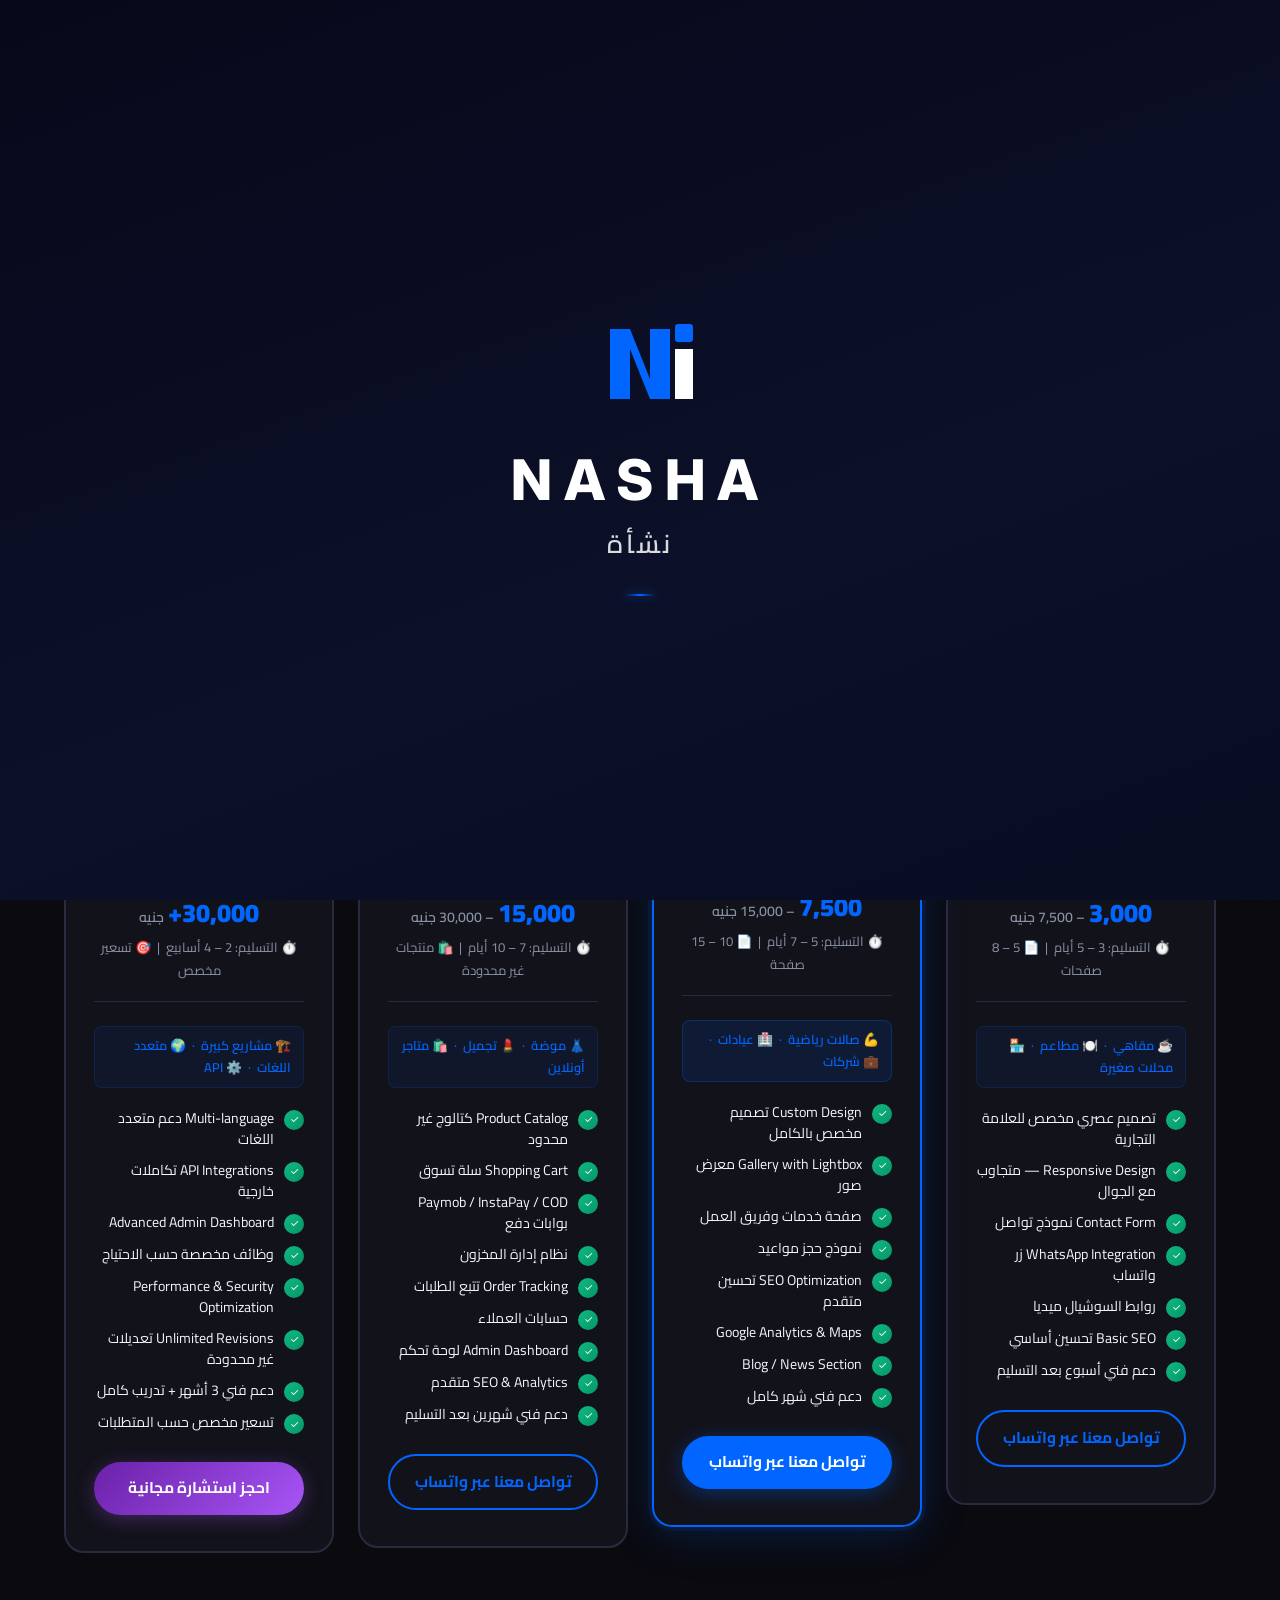
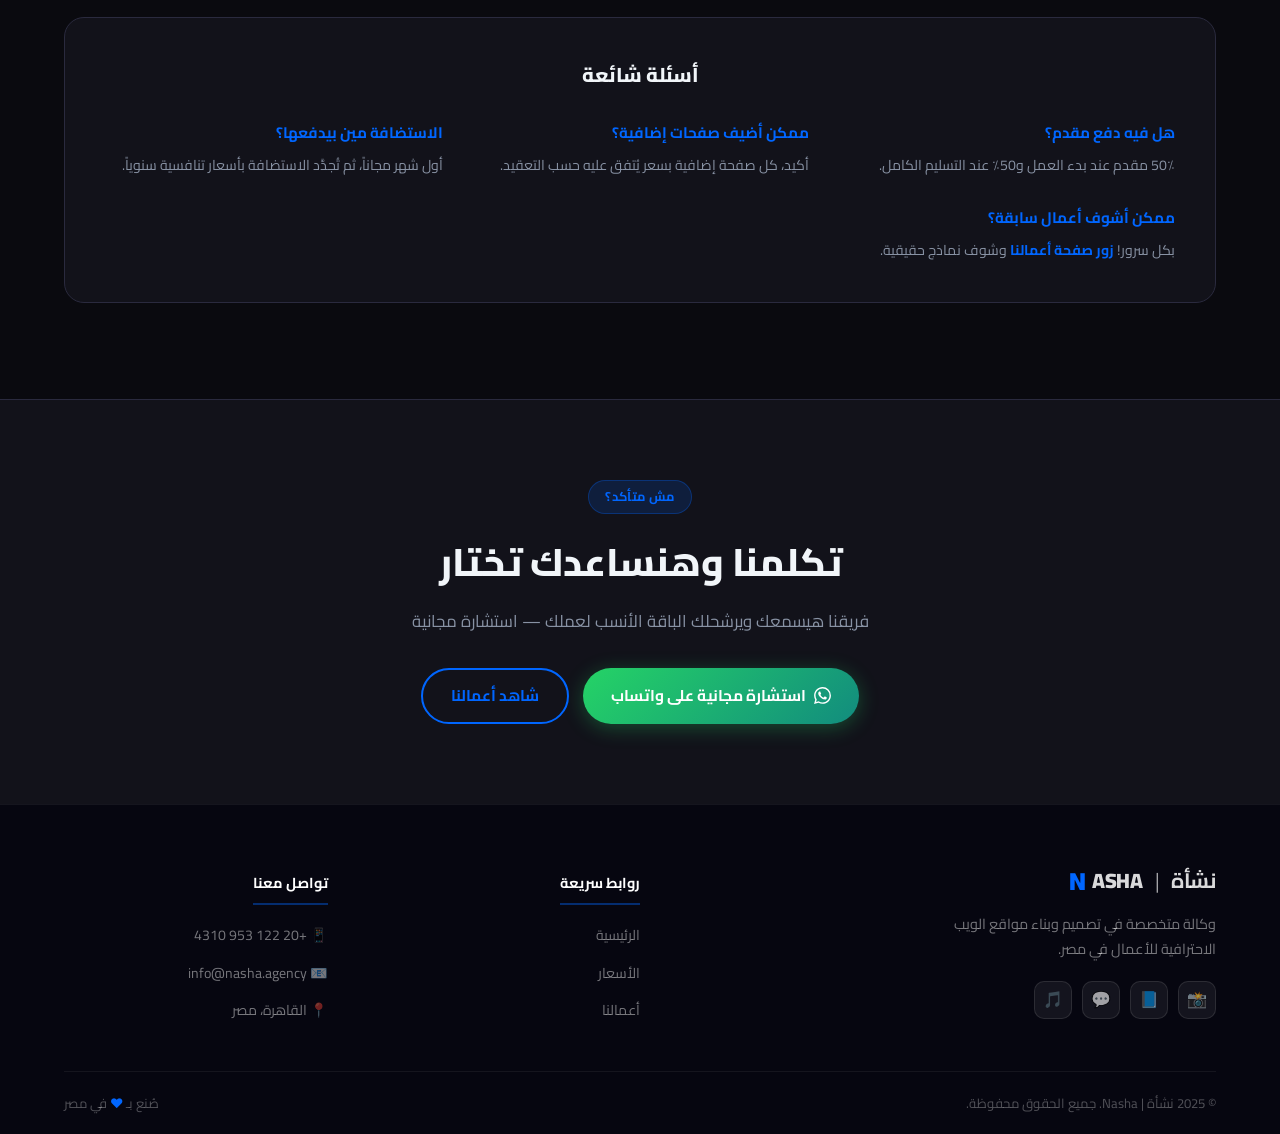
<file: pricing.html>
<!DOCTYPE html>
<html lang="ar" dir="rtl">
<head>
  <meta charset="UTF-8" />
  <meta name="viewport" content="width=device-width, initial-scale=1.0" />
  <title>الأسعار | نشأة Nasha — باقات تصميم المواقع</title>
  <meta name="description" content="باقات تصميم مواقع ويب احترافية بأسعار واضحة ومناسبة للأعمال في مصر — نشأة Nasha" />
  <link rel="stylesheet" href="css/style.css" />
  <link rel="preconnect" href="https://fonts.googleapis.com" />
  <link rel="preconnect" href="https://fonts.gstatic.com" crossorigin />
  <link href="https://fonts.googleapis.com/css2?family=Cairo:wght@300;400;500;600;700;800;900&family=Inter:wght@300;400;500;600;700;800&display=swap" rel="stylesheet" />
</head>
<body>

<div id="splash-screen" class="splash-screen">
  <div class="splash-content">
    <svg class="logo-splash" width="120" height="120" viewBox="0 0 120 120" xmlns="http://www.w3.org/2000/svg">
      <path d="M 30 95 L 30 25 L 50 25 L 70 75 L 70 25 L 90 25 L 90 95 L 70 95 L 50 45 L 50 95 Z" fill="#0066FF"/>
      <rect x="95" y="20" width="18" height="18" fill="#0066FF" rx="3"/>
      <path d="M 95 45 L 95 95 L 113 95 L 113 45 Z" fill="#FFFFFF"/>
    </svg>
    <div class="splash-text">
      <div class="splash-text-en">NASHA</div>
      <div class="splash-text-ar">نشأة</div>
    </div>
    <div class="loading-line"></div>
  </div>
</div>

<div class="scroll-progress"></div>
<button id="back-to-top" class="back-to-top" aria-label="العودة للأعلى">↑</button>

<div class="float-whatsapp">
  <span class="float-wa-tooltip">اسألنا عن الأسعار</span>
  <a id="float-wa" href="#" target="_blank" rel="noopener" class="float-wa-btn" aria-label="WhatsApp">
    <svg xmlns="http://www.w3.org/2000/svg" width="26" height="26" fill="white" viewBox="0 0 24 24"><path d="M17.472 14.382c-.297-.149-1.758-.867-2.03-.967-.273-.099-.471-.148-.67.15-.197.297-.767.966-.94 1.164-.173.199-.347.223-.644.075-.297-.15-1.255-.463-2.39-1.475-.883-.788-1.48-1.761-1.653-2.059-.173-.297-.018-.458.13-.606.134-.133.298-.347.446-.52.149-.174.198-.298.298-.497.099-.198.05-.371-.025-.52-.075-.149-.669-1.612-.916-2.207-.242-.579-.487-.5-.669-.51-.173-.008-.371-.01-.57-.01-.198 0-.52.074-.792.372-.272.297-1.04 1.016-1.04 2.479 0 1.462 1.065 2.875 1.213 3.074.149.198 2.096 3.2 5.077 4.487.709.306 1.262.489 1.694.625.712.227 1.36.195 1.871.118.571-.085 1.758-.719 2.006-1.413.248-.694.248-1.289.173-1.413-.074-.124-.272-.198-.57-.347m-5.421 7.403h-.004a9.87 9.87 0 01-5.031-1.378l-.361-.214-3.741.982.998-3.648-.235-.374a9.86 9.86 0 01-1.51-5.26c.001-5.45 4.436-9.884 9.888-9.884 2.64 0 5.122 1.03 6.988 2.898a9.825 9.825 0 012.893 6.994c-.003 5.45-4.437 9.884-9.885 9.884m8.413-18.297A11.815 11.815 0 0012.05 0C5.495 0 .16 5.335.157 11.892c0 2.096.547 4.142 1.588 5.945L.057 24l6.305-1.654a11.882 11.882 0 005.683 1.448h.005c6.554 0 11.89-5.335 11.893-11.893a11.821 11.821 0 00-3.48-8.413z"/></svg>
  </a>
</div>

<!-- NAVBAR -->
<nav class="navbar">
  <div class="container">
    <div class="nav-inner">
      <a href="index.html" class="nasha-logo logo-animated">
        <span class="logo-n">N</span><span class="logo-rest">ASHA</span>
        <span class="logo-sep">|</span>
        <span class="logo-ar">نشأة</span>
      </a>
      <div class="nav-links">
        <a href="index.html">الرئيسية</a>
        <a href="pricing.html" class="active">الأسعار</a>
        <a href="portfolio.html">أعمالنا</a>
      </div>
      <div class="nav-actions">
        <button id="theme-toggle" class="theme-toggle"><span class="toggle-icon">☀️</span></button>
        <a href="https://wa.me/201229534310?text=%D9%85%D8%B1%D8%AD%D8%A8%D8%A7%D8%8C%20%D8%A3%D8%B1%D9%8A%D8%AF%20%D8%A7%D9%84%D8%A7%D8%B3%D8%AA%D9%81%D8%B3%D8%A7%D8%B1%20%D8%B9%D9%86%20%D8%A7%D9%84%D8%A3%D8%B3%D8%B9%D8%A7%D8%B1"
           target="_blank" rel="noopener" class="btn btn-primary" style="padding:10px 20px;font-size:0.9rem;">
          تواصل معنا
        </a>
        <button id="hamburger" class="hamburger"><span></span><span></span><span></span></button>
      </div>
    </div>
  </div>
  <div id="mobile-menu" class="mobile-menu">
    <a href="index.html">🏠 الرئيسية</a>
    <a href="pricing.html">💰 الأسعار</a>
    <a href="portfolio.html">🎨 أعمالنا</a>
    <a href="https://wa.me/201229534310" target="_blank" rel="noopener"
       class="btn btn-whatsapp" style="margin-top:8px;justify-content:center;">📱 تواصل عبر واتساب</a>
    <div style="display:flex;align-items:center;gap:10px;padding:8px 16px;">
      <span style="font-size:0.88rem;color:var(--text-muted);">الوضع:</span>
      <button id="theme-toggle-mobile" class="theme-toggle"><span class="toggle-icon">☀️</span></button>
    </div>
  </div>
</nav>

<!-- HERO -->
<div class="page-hero">
  <div class="container" style="position:relative;z-index:1;">
    <span class="badge" style="background:rgba(255,255,255,0.1);border-color:rgba(255,255,255,0.2);color:#fff;margin-bottom:20px;display:inline-block;">باقاتنا</span>
    <h1>أسعار واضحة<br /><span style="color:var(--accent);">بدون مفاجآت</span></h1>
    <p>اختار الباقة المناسبة لنوع عملك — كل باقة تشمل موقع متجاوب مع الجوال وزر واتساب</p>
  </div>
</div>

<!-- PRICING TIERS -->
<section class="section" style="background:var(--bg);">
  <div class="container">

    <!-- Note -->
    <div style="text-align:center;margin-bottom:52px;" data-animate>
      <p style="color:var(--text-muted);font-size:0.92rem;max-width:600px;margin:0 auto;line-height:1.8;">
        💡 جميع الباقات تشمل: <strong style="color:var(--text);">تصميم مخصص + موبايل متجاوب + زر واتساب + دعم فني</strong>
        <br />الأسعار تقديرية — التسعير النهائي بعد فهم متطلبات مشروعك
      </p>
    </div>

    <div class="pricing-grid">

      <!-- TIER 1: Landing Page -->
      <div class="pricing-card" data-animate data-delay="1">
        <span class="pricing-icon">🌐</span>
        <h3>صفحات الهبوط والترويج</h3>
        <div class="pricing-subtitle">Landing Page &amp; Promo Sites</div>

        <div class="price-range">
          <span class="amount">3,000</span>
          <span class="currency"> – 7,500 جنيه</span>
        </div>
        <div class="price-delivery">⏱️ التسليم: 3 – 5 أيام &nbsp;|&nbsp; 📄 5 – 8 صفحات</div>

        <div class="pricing-ideal">
          ☕ مقاهي &nbsp;·&nbsp; 🍽️ مطاعم &nbsp;·&nbsp; 🏪 محلات صغيرة
        </div>

        <ul class="pricing-features">
          <li class="pricing-feature"><span class="check">✓</span><span>تصميم عصري مخصص للعلامة التجارية</span></li>
          <li class="pricing-feature"><span class="check">✓</span><span>Responsive Design — متجاوب مع الجوال</span></li>
          <li class="pricing-feature"><span class="check">✓</span><span>Contact Form نموذج تواصل</span></li>
          <li class="pricing-feature"><span class="check">✓</span><span>WhatsApp Integration زر واتساب</span></li>
          <li class="pricing-feature"><span class="check">✓</span><span>روابط السوشيال ميديا</span></li>
          <li class="pricing-feature"><span class="check">✓</span><span>Basic SEO تحسين أساسي</span></li>
          <li class="pricing-feature"><span class="check">✓</span><span>دعم فني أسبوع بعد التسليم</span></li>
        </ul>

        <a href="https://wa.me/201229534310?text=%D9%85%D8%B1%D8%AD%D8%A8%D8%A7%D8%8C%20%D8%A3%D8%B1%D9%8A%D8%AF%20%D8%A7%D9%84%D8%A7%D8%B3%D8%AA%D9%81%D8%B3%D8%A7%D8%B1%20%D8%B9%D9%86%20%D8%A8%D8%A7%D9%82%D8%A9%20Landing%20Page"
           target="_blank" rel="noopener" class="btn btn-outline" style="width:100%;justify-content:center;margin-top:auto;">
          تواصل معنا عبر واتساب
        </a>
      </div>

      <!-- TIER 2: Business Websites (FEATURED) -->
      <div class="pricing-card featured" data-animate data-delay="2">
        <div class="popular-badge">⭐ الأكثر طلباً</div>
        <span class="pricing-icon">🏢</span>
        <h3>المواقع التجارية</h3>
        <div class="pricing-subtitle">Business Websites</div>

        <div class="price-range">
          <span class="amount">7,500</span>
          <span class="currency"> – 15,000 جنيه</span>
        </div>
        <div class="price-delivery">⏱️ التسليم: 5 – 7 أيام &nbsp;|&nbsp; 📄 10 – 15 صفحة</div>

        <div class="pricing-ideal" style="background:rgba(0,102,255,0.12);border-color:rgba(0,102,255,0.25);">
          💪 صالات رياضية &nbsp;·&nbsp; 🏥 عيادات &nbsp;·&nbsp; 💼 شركات
        </div>

        <ul class="pricing-features">
          <li class="pricing-feature"><span class="check">✓</span><span>Custom Design تصميم مخصص بالكامل</span></li>
          <li class="pricing-feature"><span class="check">✓</span><span>Gallery with Lightbox معرض صور</span></li>
          <li class="pricing-feature"><span class="check">✓</span><span>صفحة خدمات وفريق العمل</span></li>
          <li class="pricing-feature"><span class="check">✓</span><span>نموذج حجز مواعيد</span></li>
          <li class="pricing-feature"><span class="check">✓</span><span>SEO Optimization تحسين متقدم</span></li>
          <li class="pricing-feature"><span class="check">✓</span><span>Google Analytics &amp; Maps</span></li>
          <li class="pricing-feature"><span class="check">✓</span><span>Blog / News Section</span></li>
          <li class="pricing-feature"><span class="check">✓</span><span>دعم فني شهر كامل</span></li>
        </ul>

        <a href="https://wa.me/201229534310?text=%D9%85%D8%B1%D8%AD%D8%A8%D8%A7%D8%8C%20%D8%A3%D8%B1%D9%8A%D8%AF%20%D8%A7%D9%84%D8%A7%D8%B3%D8%AA%D9%81%D8%B3%D8%A7%D8%B1%20%D8%B9%D9%86%20%D8%A8%D8%A7%D9%82%D8%A9%20Business%20Website"
           target="_blank" rel="noopener" class="btn btn-primary" style="width:100%;justify-content:center;">
          تواصل معنا عبر واتساب
        </a>
      </div>

      <!-- TIER 3: E-Commerce -->
      <div class="pricing-card" data-animate data-delay="3">
        <span class="pricing-icon">🛒</span>
        <h3>المتاجر الإلكترونية</h3>
        <div class="pricing-subtitle">E-Commerce Stores</div>

        <div class="price-range">
          <span class="amount">15,000</span>
          <span class="currency"> – 30,000 جنيه</span>
        </div>
        <div class="price-delivery">⏱️ التسليم: 7 – 10 أيام &nbsp;|&nbsp; 🛍️ منتجات غير محدودة</div>

        <div class="pricing-ideal">
          👗 موضة &nbsp;·&nbsp; 💄 تجميل &nbsp;·&nbsp; 🛍️ متاجر أونلاين
        </div>

        <ul class="pricing-features">
          <li class="pricing-feature"><span class="check">✓</span><span>Product Catalog كتالوج غير محدود</span></li>
          <li class="pricing-feature"><span class="check">✓</span><span>Shopping Cart سلة تسوق</span></li>
          <li class="pricing-feature"><span class="check">✓</span><span>Paymob / InstaPay / COD بوابات دفع</span></li>
          <li class="pricing-feature"><span class="check">✓</span><span>نظام إدارة المخزون</span></li>
          <li class="pricing-feature"><span class="check">✓</span><span>Order Tracking تتبع الطلبات</span></li>
          <li class="pricing-feature"><span class="check">✓</span><span>حسابات العملاء</span></li>
          <li class="pricing-feature"><span class="check">✓</span><span>Admin Dashboard لوحة تحكم</span></li>
          <li class="pricing-feature"><span class="check">✓</span><span>SEO &amp; Analytics متقدم</span></li>
          <li class="pricing-feature"><span class="check">✓</span><span>دعم فني شهرين بعد التسليم</span></li>
        </ul>

        <a href="https://wa.me/201229534310?text=%D9%85%D8%B1%D8%AD%D8%A8%D8%A7%D8%8C%20%D8%A3%D8%B1%D9%8A%D8%AF%20%D8%A7%D9%84%D8%A7%D8%B3%D8%AA%D9%81%D8%B3%D8%A7%D8%B1%20%D8%B9%D9%86%20%D8%A8%D8%A7%D9%82%D8%A9%20E-Commerce"
           target="_blank" rel="noopener" class="btn btn-outline" style="width:100%;justify-content:center;">
          تواصل معنا عبر واتساب
        </a>
      </div>

      <!-- TIER 4: Advanced & Enterprise -->
      <div class="pricing-card" data-animate data-delay="4">
        <span class="pricing-icon">🚀</span>
        <h3>الحلول المتقدمة</h3>
        <div class="pricing-subtitle">Advanced &amp; Enterprise Solutions</div>

        <div class="price-range">
          <span class="amount">30,000+</span>
          <span class="currency"> جنيه</span>
        </div>
        <div class="price-delivery">⏱️ التسليم: 2 – 4 أسابيع &nbsp;|&nbsp; 🎯 تسعير مخصص</div>

        <div class="pricing-ideal">
          🏗️ مشاريع كبيرة &nbsp;·&nbsp; 🌍 متعدد اللغات &nbsp;·&nbsp; ⚙️ API
        </div>

        <ul class="pricing-features">
          <li class="pricing-feature"><span class="check">✓</span><span>Multi-language دعم متعدد اللغات</span></li>
          <li class="pricing-feature"><span class="check">✓</span><span>API Integrations تكاملات خارجية</span></li>
          <li class="pricing-feature"><span class="check">✓</span><span>Advanced Admin Dashboard</span></li>
          <li class="pricing-feature"><span class="check">✓</span><span>وظائف مخصصة حسب الاحتياج</span></li>
          <li class="pricing-feature"><span class="check">✓</span><span>Performance &amp; Security Optimization</span></li>
          <li class="pricing-feature"><span class="check">✓</span><span>Unlimited Revisions تعديلات غير محدودة</span></li>
          <li class="pricing-feature"><span class="check">✓</span><span>دعم فني 3 أشهر + تدريب كامل</span></li>
          <li class="pricing-feature"><span class="check">✓</span><span>تسعير مخصص حسب المتطلبات</span></li>
        </ul>

        <a href="https://wa.me/201229534310?text=%D9%85%D8%B1%D8%AD%D8%A8%D8%A7%D8%8C%20%D8%A3%D8%B1%D9%8A%D8%AF%20%D9%85%D9%86%D8%A7%D9%82%D8%B4%D8%A9%20%D9%85%D8%B4%D8%B1%D9%88%D8%B9%20%D9%85%D8%AA%D9%82%D8%AF%D9%85"
           target="_blank" rel="noopener" class="btn btn-primary" style="width:100%;justify-content:center;background:linear-gradient(135deg,#6B21A8,#A855F7);box-shadow:0 4px 20px rgba(168,85,247,0.3);">
          احجز استشارة مجانية
        </a>
      </div>

    </div>

    <!-- FAQ -->
    <div style="margin-top:64px;background:var(--surface);border:1px solid var(--border);border-radius:var(--radius-lg);padding:40px;" data-animate>
      <h3 style="font-size:1.25rem;font-weight:800;margin-bottom:28px;text-align:center;">أسئلة شائعة</h3>
      <div style="display:grid;grid-template-columns:repeat(auto-fit,minmax(260px,1fr));gap:28px;">
        <div>
          <h4 style="font-weight:700;margin-bottom:8px;color:var(--primary);font-size:0.95rem;">هل فيه دفع مقدم؟</h4>
          <p style="color:var(--text-muted);font-size:0.88rem;line-height:1.65;">50٪ مقدم عند بدء العمل و50٪ عند التسليم الكامل.</p>
        </div>
        <div>
          <h4 style="font-weight:700;margin-bottom:8px;color:var(--primary);font-size:0.95rem;">ممكن أضيف صفحات إضافية؟</h4>
          <p style="color:var(--text-muted);font-size:0.88rem;line-height:1.65;">أكيد، كل صفحة إضافية بسعر يُتفق عليه حسب التعقيد.</p>
        </div>
        <div>
          <h4 style="font-weight:700;margin-bottom:8px;color:var(--primary);font-size:0.95rem;">الاستضافة مين بيدفعها؟</h4>
          <p style="color:var(--text-muted);font-size:0.88rem;line-height:1.65;">أول شهر مجاناً، ثم تُجدَّد الاستضافة بأسعار تنافسية سنوياً.</p>
        </div>
        <div>
          <h4 style="font-weight:700;margin-bottom:8px;color:var(--primary);font-size:0.95rem;">ممكن أشوف أعمال سابقة؟</h4>
          <p style="color:var(--text-muted);font-size:0.88rem;line-height:1.65;">بكل سرور! <a href="portfolio.html" style="color:var(--primary);font-weight:700;">زور صفحة أعمالنا</a> وشوف نماذج حقيقية.</p>
        </div>
      </div>
    </div>

  </div>
</section>

<!-- CTA -->
<section class="cta-section">
  <div class="container">
    <span class="badge" data-animate>مش متأكد؟</span>
    <h2 data-animate data-delay="1">تكلمنا وهنساعدك تختار</h2>
    <p data-animate data-delay="2">فريقنا هيسمعك ويرشحلك الباقة الأنسب لعملك — استشارة مجانية</p>
    <div class="cta-btns" data-animate data-delay="3">
      <a href="https://wa.me/201229534310?text=%D9%85%D8%B1%D8%AD%D8%A8%D8%A7%D8%8C%20%D8%A3%D8%B1%D9%8A%D8%AF%20%D9%85%D8%B3%D8%A7%D8%B9%D8%AF%D8%A9%20%D9%81%D9%8A%20%D8%A7%D8%AE%D8%AA%D9%8A%D8%A7%D8%B1%20%D8%A7%D9%84%D8%A8%D8%A7%D9%82%D8%A9%20%D8%A7%D9%84%D9%85%D9%86%D8%A7%D8%B3%D8%A8%D8%A9"
         target="_blank" rel="noopener" class="btn btn-whatsapp">
        <svg xmlns="http://www.w3.org/2000/svg" width="17" height="17" fill="white" viewBox="0 0 24 24"><path d="M17.472 14.382c-.297-.149-1.758-.867-2.03-.967-.273-.099-.471-.148-.67.15-.197.297-.767.966-.94 1.164-.173.199-.347.223-.644.075-.297-.15-1.255-.463-2.39-1.475-.883-.788-1.48-1.761-1.653-2.059-.173-.297-.018-.458.13-.606.134-.133.298-.347.446-.52.149-.174.198-.298.298-.497.099-.198.05-.371-.025-.52-.075-.149-.669-1.612-.916-2.207-.242-.579-.487-.5-.669-.51-.173-.008-.371-.01-.57-.01-.198 0-.52.074-.792.372-.272.297-1.04 1.016-1.04 2.479 0 1.462 1.065 2.875 1.213 3.074.149.198 2.096 3.2 5.077 4.487.709.306 1.262.489 1.694.625.712.227 1.36.195 1.871.118.571-.085 1.758-.719 2.006-1.413.248-.694.248-1.289.173-1.413-.074-.124-.272-.198-.57-.347m-5.421 7.403h-.004a9.87 9.87 0 01-5.031-1.378l-.361-.214-3.741.982.998-3.648-.235-.374a9.86 9.86 0 01-1.51-5.26c.001-5.45 4.436-9.884 9.888-9.884 2.64 0 5.122 1.03 6.988 2.898a9.825 9.825 0 012.893 6.994c-.003 5.45-4.437 9.884-9.885 9.884m8.413-18.297A11.815 11.815 0 0012.05 0C5.495 0 .16 5.335.157 11.892c0 2.096.547 4.142 1.588 5.945L.057 24l6.305-1.654a11.882 11.882 0 005.683 1.448h.005c6.554 0 11.89-5.335 11.893-11.893a11.821 11.821 0 00-3.48-8.413z"/></svg>
        استشارة مجانية على واتساب
      </a>
      <a href="portfolio.html" class="btn btn-outline">شاهد أعمالنا</a>
    </div>
  </div>
</section>

<!-- FOOTER -->
<footer>
  <div class="container">
    <div class="footer-grid">
      <div class="footer-brand">
        <a href="index.html" class="nasha-logo footer-nasha-logo logo-animated" style="font-size:1.3rem;">
          <span class="logo-n">N</span><span class="logo-rest">ASHA</span>
          <span class="logo-sep">|</span><span class="logo-ar">نشأة</span>
        </a>
        <p>وكالة متخصصة في تصميم وبناء مواقع الويب الاحترافية للأعمال في مصر.</p>
        <div class="footer-social">
          <a href="#" class="social-btn">📸</a>
          <a href="#" class="social-btn">📘</a>
          <a href="https://wa.me/201229534310" target="_blank" rel="noopener" class="social-btn">💬</a>
          <a href="#" class="social-btn">🎵</a>
        </div>
      </div>
      <div class="footer-col">
        <h4>روابط سريعة</h4>
        <ul>
          <li><a href="index.html">الرئيسية</a></li>
          <li><a href="pricing.html">الأسعار</a></li>
          <li><a href="portfolio.html">أعمالنا</a></li>
        </ul>
      </div>
      <div class="footer-col">
        <h4>تواصل معنا</h4>
        <ul>
          <li><a href="https://wa.me/201229534310" target="_blank" rel="noopener">📱 +20 122 953 4310</a></li>
          <li><a href="mailto:info@nasha.agency">📧 info@nasha.agency</a></li>
          <li><a href="#">📍 القاهرة، مصر</a></li>
        </ul>
      </div>
    </div>
    <div class="footer-bottom">
      <p>© 2025 نشأة | Nasha. جميع الحقوق محفوظة.</p>
      <p class="made-with">صُنع بـ <span>♥</span> في مصر</p>
    </div>
  </div>
</footer>

<script src="js/script.js"></script>
</body>
</html>
</file>
<file: css/style.css>
/* ============================
   NASHA | نشأة - Main Stylesheet
   ============================ */

@import url('https://fonts.googleapis.com/css2?family=Cairo:wght@300;400;500;600;700;800;900&family=Inter:wght@300;400;500;600;700;800&display=swap');

/* ---- CSS Variables ---- */
:root {
  --primary: #0066FF;
  --primary-dark: #0047B3;
  --accent: #60A5FA;
  --dark-bg: #0A0A0F;
  --dark-surface: #12121A;
  --dark-surface2: #1A1A28;
  --dark-border: #2A2A3E;
  --light-bg: #F8FAFC;
  --light-surface: #FFFFFF;
  --light-border: #E2E8F0;
  --text-dark: #1E293B;
  --text-light: #F1F5F9;
  --text-muted-dark: #64748B;
  --text-muted-light: #8892A4;
  --whatsapp: #25D366;
  --whatsapp-dark: #128C7E;

  --bg: var(--dark-bg);
  --surface: var(--dark-surface);
  --surface2: var(--dark-surface2);
  --border: var(--dark-border);
  --text: var(--text-light);
  --text-muted: var(--text-muted-light);
  --nav-bg: rgba(10, 10, 15, 0.92);

  --radius: 12px;
  --radius-lg: 20px;
  --shadow: 0 4px 24px rgba(0, 102, 255, 0.12);
  --shadow-lg: 0 8px 48px rgba(0, 102, 255, 0.2);
  --transition: 0.3s ease;
}

[data-theme="light"] {
  --bg: var(--light-bg);
  --surface: var(--light-surface);
  --surface2: #F1F5F9;
  --border: var(--light-border);
  --text: var(--text-dark);
  --text-muted: var(--text-muted-dark);
  --nav-bg: rgba(248, 250, 252, 0.92);
  --shadow: 0 4px 24px rgba(37, 99, 235, 0.08);
  --shadow-lg: 0 8px 48px rgba(37, 99, 235, 0.15);
}

/* ---- Reset & Base ---- */
*, *::before, *::after { box-sizing: border-box; margin: 0; padding: 0; }

html { scroll-behavior: smooth; font-size: 16px; }

body {
  font-family: 'Cairo', 'Inter', sans-serif;
  background: var(--bg);
  color: var(--text);
  direction: rtl;
  line-height: 1.7;
  transition: background var(--transition), color var(--transition);
  overflow-x: hidden;
}

a { color: inherit; text-decoration: none; }
img { max-width: 100%; display: block; }
ul { list-style: none; }

/* ---- Utility ---- */
.container { max-width: 1200px; margin: 0 auto; padding: 0 24px; }
.section { padding: 96px 0; }

.section-title {
  font-size: clamp(1.8rem, 4vw, 2.8rem);
  font-weight: 800;
  text-align: center;
  margin-bottom: 12px;
  color: var(--text);
}

.section-subtitle {
  text-align: center;
  color: var(--text-muted);
  font-size: 1.05rem;
  margin-bottom: 56px;
  max-width: 600px;
  margin-left: auto;
  margin-right: auto;
}

.highlight { color: var(--primary); }

.badge {
  display: inline-block;
  background: rgba(0, 102, 255, 0.15);
  border: 1px solid rgba(0, 102, 255, 0.3);
  color: var(--primary);
  font-size: 0.8rem;
  font-weight: 700;
  padding: 5px 16px;
  border-radius: 50px;
  letter-spacing: 0.03em;
  margin-bottom: 16px;
}

.btn {
  display: inline-flex;
  align-items: center;
  gap: 8px;
  padding: 13px 28px;
  border-radius: 50px;
  font-family: 'Cairo', sans-serif;
  font-size: 0.97rem;
  font-weight: 700;
  cursor: pointer;
  border: none;
  transition: all var(--transition);
  text-decoration: none;
  white-space: nowrap;
}

.btn-primary {
  background: var(--primary);
  color: #fff;
  box-shadow: 0 4px 20px rgba(0, 102, 255, 0.35);
}
.btn-primary:hover { transform: translateY(-2px); box-shadow: 0 8px 32px rgba(0, 102, 255, 0.5); }

.btn-outline {
  background: transparent;
  color: var(--primary);
  border: 2px solid var(--primary);
}
.btn-outline:hover { background: var(--primary); color: #fff; transform: translateY(-2px); }

.btn-whatsapp {
  background: linear-gradient(135deg, var(--whatsapp), var(--whatsapp-dark));
  color: #fff;
  box-shadow: 0 4px 20px rgba(37, 211, 102, 0.3);
}
.btn-whatsapp:hover { transform: translateY(-2px); box-shadow: 0 8px 32px rgba(37, 211, 102, 0.5); }

.btn-ghost {
  background: rgba(255,255,255,0.12);
  color: #fff;
  border: 1.5px solid rgba(255,255,255,0.25);
  backdrop-filter: blur(8px);
}
.btn-ghost:hover { background: rgba(255,255,255,0.22); transform: translateY(-2px); }

/* ---- LOGO ---- */
.nasha-logo {
  display: inline-flex;
  align-items: center;
  gap: 6px;
  font-size: 1.4rem;
  font-weight: 900;
  letter-spacing: -0.01em;
  white-space: nowrap;
  line-height: 1;
  direction: ltr;
  unicode-bidi: embed;
}

.nav-logo-svg {
  width: 36px;
  height: 36px;
  flex-shrink: 0;
  object-fit: contain;
  filter: drop-shadow(0 0 4px rgba(59, 130, 246, 0.3));
}

.nav-logo-img {
  width: 36px;
  height: 36px;
  border-radius: 8px;
  object-fit: cover;
  flex-shrink: 0;
}

.logo-n {
  color: #0066FF;
  font-size: 1.55rem;
  font-weight: 900;
}

.logo-rest {
  color: var(--text);
  font-weight: 900;
}

.logo-sep {
  color: var(--text-muted);
  margin: 0 6px;
  font-weight: 300;
}

.logo-ar {
  color: var(--text);
  font-weight: 700;
}

/* Logo animation */
.logo-animated {
  opacity: 0;
  transform: translateY(-8px);
  transition: opacity 0.7s ease, transform 0.7s ease;
}
.logo-animated.logo-visible {
  opacity: 1;
  transform: translateY(0);
}

/* Footer logo variant */
.footer-nasha-logo .logo-rest,
.footer-nasha-logo .logo-ar,
.footer-nasha-logo .logo-sep {
  color: rgba(255,255,255,0.85);
}

/* ---- NAVBAR ---- */
.navbar {
  position: fixed;
  top: 0; right: 0; left: 0;
  z-index: 1000;
  background: var(--nav-bg);
  backdrop-filter: blur(20px);
  -webkit-backdrop-filter: blur(20px);
  border-bottom: 1px solid var(--border);
  transition: background var(--transition), border-color var(--transition), box-shadow var(--transition);
}
.navbar.scrolled { box-shadow: 0 4px 30px rgba(0,0,0,0.3); }

.nav-inner {
  display: flex;
  align-items: center;
  justify-content: space-between;
  height: 70px;
}

.nav-links { display: flex; align-items: center; gap: 4px; }

.nav-links a {
  padding: 8px 16px;
  border-radius: 8px;
  font-weight: 600;
  font-size: 0.95rem;
  color: var(--text);
  transition: all var(--transition);
}
.nav-links a:hover, .nav-links a.active {
  background: rgba(0, 102, 255, 0.12);
  color: var(--primary);
}

.nav-actions { display: flex; align-items: center; gap: 10px; }

.theme-toggle {
  width: 40px; height: 40px;
  border-radius: 10px;
  border: 1.5px solid var(--border);
  background: var(--surface);
  color: var(--text);
  font-size: 1.05rem;
  cursor: pointer;
  display: flex;
  align-items: center;
  justify-content: center;
  transition: all var(--transition);
  flex-shrink: 0;
}
.theme-toggle:hover { border-color: var(--primary); color: var(--primary); transform: rotate(20deg); }

.hamburger { display: none; flex-direction: column; gap: 5px; cursor: pointer; padding: 6px; background: none; border: none; }
.hamburger span { width: 24px; height: 2px; background: var(--text); border-radius: 2px; transition: all var(--transition); display: block; }
.hamburger.open span:nth-child(1) { transform: rotate(45deg) translate(5px, 5px); }
.hamburger.open span:nth-child(2) { opacity: 0; }
.hamburger.open span:nth-child(3) { transform: rotate(-45deg) translate(5px, -5px); }

.mobile-menu {
  display: none;
  flex-direction: column;
  gap: 4px;
  padding: 16px 24px 20px;
  border-top: 1px solid var(--border);
  background: var(--nav-bg);
  backdrop-filter: blur(20px);
}
.mobile-menu.open { display: flex; }
.mobile-menu a { padding: 12px 16px; border-radius: 10px; font-weight: 600; color: var(--text); transition: all var(--transition); }
.mobile-menu a:hover { background: rgba(0,102,255,0.1); color: var(--primary); }

/* ---- HERO ---- */
.hero {
  min-height: 100vh;
  display: flex;
  align-items: center;
  position: relative;
  overflow: hidden;
  background: var(--bg);
  padding-top: 70px;
}

.hero-bg { position: absolute; inset: 0; pointer-events: none; overflow: hidden; }

.hero-blob {
  position: absolute;
  border-radius: 50%;
  filter: blur(100px);
  opacity: 0.12;
}
.hero-blob-1 { width: 600px; height: 600px; background: #0066FF; top: -100px; right: -100px; animation: float 8s ease-in-out infinite; }
.hero-blob-2 { width: 400px; height: 400px; background: var(--accent); bottom: -50px; left: -80px; animation: float 10s ease-in-out infinite reverse; }

@keyframes float {
  0%, 100% { transform: translateY(0) scale(1); }
  50% { transform: translateY(-30px) scale(1.05); }
}

.hero-grid {
  display: grid;
  grid-template-columns: 1fr 1fr;
  gap: 64px;
  align-items: center;
  position: relative;
  z-index: 1;
  width: 100%;
}

.hero-content { text-align: right; }

.hero-eyebrow {
  display: inline-flex;
  align-items: center;
  gap: 8px;
  background: rgba(0,102,255,0.1);
  border: 1px solid rgba(0,102,255,0.25);
  color: var(--primary);
  padding: 6px 16px;
  border-radius: 50px;
  font-size: 0.88rem;
  font-weight: 600;
  margin-bottom: 20px;
}
.hero-eyebrow span { display: inline-block; width: 8px; height: 8px; background: var(--primary); border-radius: 50%; animation: pulse-dot 2s infinite; }

@keyframes pulse-dot {
  0%, 100% { opacity: 1; transform: scale(1); }
  50% { opacity: 0.4; transform: scale(0.7); }
}

.hero-title {
  font-size: clamp(2.4rem, 6vw, 4rem);
  font-weight: 900;
  line-height: 1.2;
  margin-bottom: 16px;
  color: var(--text);
}

.gradient-text {
  background: linear-gradient(135deg, #0066FF, #60A5FA);
  -webkit-background-clip: text;
  -webkit-text-fill-color: transparent;
  background-clip: text;
}

.hero-subtitle-en {
  font-family: 'Inter', sans-serif;
  font-size: 1rem;
  color: var(--text-muted);
  direction: ltr;
  text-align: left;
  margin-bottom: 12px;
}

.hero-desc {
  font-size: 1.05rem;
  color: var(--text-muted);
  margin-bottom: 36px;
  max-width: 480px;
  line-height: 1.8;
}

.hero-btns { display: flex; gap: 14px; flex-wrap: wrap; }

.hero-stats {
  display: flex;
  gap: 32px;
  margin-top: 48px;
  padding-top: 32px;
  border-top: 1px solid var(--border);
}

.stat-item { text-align: center; }
.stat-number { font-size: 1.8rem; font-weight: 900; color: var(--primary); display: block; }
.stat-label { font-size: 0.82rem; color: var(--text-muted); }

/* Hero Visual */
.hero-visual { display: flex; justify-content: center; align-items: center; }

.hero-mockup {
  width: 100%;
  max-width: 460px;
  background: var(--surface);
  border-radius: 20px;
  border: 1px solid var(--border);
  box-shadow: var(--shadow-lg), 0 0 0 1px rgba(0,102,255,0.05);
  overflow: hidden;
  animation: float 6s ease-in-out infinite;
}

.mockup-bar { background: var(--border); height: 36px; display: flex; align-items: center; padding: 0 16px; gap: 8px; }
.mockup-dot { width: 10px; height: 10px; border-radius: 50%; }
.mockup-dot:nth-child(1) { background: #FF5F57; }
.mockup-dot:nth-child(2) { background: #FFBD2E; }
.mockup-dot:nth-child(3) { background: #28CA41; }

.mockup-body { padding: 20px; }

.mockup-header {
  height: 56px;
  background: linear-gradient(135deg, var(--primary), var(--primary-dark));
  border-radius: 10px;
  margin-bottom: 16px;
  display: flex;
  align-items: center;
  padding: 0 16px;
}
.mockup-logo-line { height: 12px; width: 80px; background: rgba(255,255,255,0.5); border-radius: 6px; }

.mockup-hero-img {
  height: 110px;
  background: linear-gradient(135deg, rgba(0,102,255,0.08), rgba(96,165,250,0.12));
  border-radius: 10px;
  margin-bottom: 16px;
  display: flex;
  align-items: center;
  justify-content: center;
  font-size: 2rem;
  border: 1px solid var(--border);
}

.mockup-cards { display: grid; grid-template-columns: 1fr 1fr 1fr; gap: 8px; margin-bottom: 14px; }
.mockup-card { height: 56px; background: rgba(0,102,255,0.06); border-radius: 8px; border: 1px solid var(--border); }

.mockup-btn-row { display: flex; gap: 8px; }
.mockup-btn-m { height: 30px; flex: 1; background: var(--primary); border-radius: 8px; opacity: 0.7; }
.mockup-btn-s { height: 30px; width: 56px; background: var(--border); border-radius: 8px; }

/* ---- SERVICES ---- */
.services { background: var(--bg); }

.services-grid { display: grid; grid-template-columns: repeat(auto-fit, minmax(260px, 1fr)); gap: 20px; }

.service-card {
  background: var(--surface);
  border: 1px solid var(--border);
  border-radius: var(--radius-lg);
  padding: 30px 24px;
  text-align: center;
  transition: all var(--transition);
  position: relative;
  overflow: hidden;
}

.service-card::before {
  content: '';
  position: absolute;
  top: 0; right: 0; left: 0;
  height: 3px;
  background: linear-gradient(90deg, var(--primary), var(--accent));
  transform: scaleX(0);
  transition: transform var(--transition);
}

.service-card:hover { transform: translateY(-6px); box-shadow: var(--shadow-lg); border-color: var(--primary); }
.service-card:hover::before { transform: scaleX(1); }

.service-icon {
  width: 60px; height: 60px;
  background: rgba(0,102,255,0.1);
  border-radius: 14px;
  display: flex; align-items: center; justify-content: center;
  font-size: 1.7rem;
  margin: 0 auto 18px;
  transition: transform var(--transition);
}
.service-card:hover .service-icon { transform: scale(1.1) rotate(-5deg); }

.service-card h3 { font-size: 1.05rem; font-weight: 700; margin-bottom: 8px; color: var(--text); }
.service-card p { font-size: 0.88rem; color: var(--text-muted); line-height: 1.65; }

/* ---- WHY US ---- */
.why-us {
  background: linear-gradient(135deg, #050510 0%, #0A0A1F 50%, #050518 100%);
  position: relative;
  overflow: hidden;
  border-top: 1px solid var(--dark-border);
  border-bottom: 1px solid var(--dark-border);
}

.why-us::before {
  content: '';
  position: absolute;
  inset: 0;
  background: radial-gradient(ellipse at 50% 0%, rgba(0,102,255,0.12) 0%, transparent 60%);
}

.why-us .section-title,
.why-us .section-subtitle { color: #fff; }
.why-us .section-subtitle { color: rgba(255,255,255,0.6); }

.features-grid { display: grid; grid-template-columns: repeat(auto-fit, minmax(240px, 1fr)); gap: 24px; position: relative; z-index: 1; }

.feature-card {
  background: rgba(255,255,255,0.04);
  border: 1px solid rgba(255,255,255,0.08);
  border-radius: var(--radius-lg);
  padding: 32px 24px;
  text-align: center;
  backdrop-filter: blur(10px);
  transition: all var(--transition);
}
.feature-card:hover { background: rgba(0,102,255,0.08); border-color: rgba(0,102,255,0.25); transform: translateY(-4px); }

.feature-icon { font-size: 2.2rem; margin-bottom: 16px; display: block; }
.feature-card h3 { font-size: 1.1rem; font-weight: 700; color: #fff; margin-bottom: 10px; }
.feature-card p { font-size: 0.88rem; color: rgba(255,255,255,0.6); line-height: 1.65; }

/* ---- CTA SECTION ---- */
.cta-section {
  background: var(--surface);
  border-top: 1px solid var(--border);
  padding: 80px 0;
  text-align: center;
}
.cta-section h2 { font-size: clamp(1.7rem, 4vw, 2.4rem); font-weight: 800; margin-bottom: 12px; }
.cta-section p { color: var(--text-muted); font-size: 1.05rem; margin-bottom: 32px; }
.cta-btns { display: flex; gap: 14px; justify-content: center; flex-wrap: wrap; }

/* ---- FOOTER ---- */
footer {
  background: #060610;
  color: rgba(255,255,255,0.75);
  padding: 64px 0 0;
  border-top: 1px solid rgba(255,255,255,0.06);
}

.footer-grid {
  display: grid;
  grid-template-columns: 2fr 1fr 1fr;
  gap: 48px;
  margin-bottom: 48px;
}

.footer-brand p { font-size: 0.9rem; color: rgba(255,255,255,0.45); line-height: 1.7; max-width: 300px; margin-top: 14px; }

.footer-social { display: flex; gap: 10px; margin-top: 20px; }

.social-btn {
  width: 38px; height: 38px;
  border-radius: 10px;
  background: rgba(255,255,255,0.06);
  border: 1px solid rgba(255,255,255,0.1);
  display: flex; align-items: center; justify-content: center;
  font-size: 1rem;
  transition: all var(--transition);
  color: rgba(255,255,255,0.6);
}
.social-btn:hover { background: var(--primary); border-color: var(--primary); color: #fff; transform: translateY(-3px); }

.footer-col h4 {
  font-size: 0.9rem;
  font-weight: 700;
  color: #fff;
  margin-bottom: 16px;
  padding-bottom: 8px;
  border-bottom: 2px solid rgba(0,102,255,0.4);
  display: inline-block;
}
.footer-col ul { display: flex; flex-direction: column; gap: 10px; }
.footer-col ul li a { font-size: 0.88rem; color: rgba(255,255,255,0.45); transition: color var(--transition); }
.footer-col ul li a:hover { color: var(--accent); }

.footer-bottom {
  border-top: 1px solid rgba(255,255,255,0.06);
  padding: 20px 0;
  display: flex;
  justify-content: space-between;
  align-items: center;
  flex-wrap: wrap;
  gap: 12px;
}
.footer-bottom p { font-size: 0.82rem; color: rgba(255,255,255,0.3); }
.footer-bottom .made-with span { color: var(--primary); }

/* ---- FLOATING WHATSAPP ---- */
.float-whatsapp {
  position: fixed;
  bottom: 28px;
  left: 28px;
  z-index: 999;
  display: flex;
  flex-direction: column;
  align-items: flex-start;
  gap: 8px;
}

.float-wa-tooltip {
  background: var(--surface);
  color: var(--text);
  border: 1px solid var(--border);
  padding: 5px 13px;
  border-radius: 50px;
  font-size: 0.8rem;
  font-weight: 600;
  opacity: 0;
  transform: translateY(6px);
  transition: all var(--transition);
  white-space: nowrap;
  box-shadow: var(--shadow);
  pointer-events: none;
}
.float-whatsapp:hover .float-wa-tooltip { opacity: 1; transform: translateY(0); }

.float-wa-btn {
  width: 56px; height: 56px;
  border-radius: 50%;
  background: linear-gradient(135deg, var(--whatsapp), var(--whatsapp-dark));
  display: flex; align-items: center; justify-content: center;
  font-size: 1.5rem;
  box-shadow: 0 4px 20px rgba(37,211,102,0.4);
  transition: all var(--transition);
  position: relative;
}
.float-wa-btn::before {
  content: '';
  position: absolute;
  inset: -4px;
  border-radius: 50%;
  border: 2px solid rgba(37,211,102,0.35);
  animation: wa-ring 2.2s ease-in-out infinite;
}
@keyframes wa-ring {
  0% { transform: scale(1); opacity: 0.8; }
  100% { transform: scale(1.55); opacity: 0; }
}
.float-wa-btn:hover { transform: scale(1.1); box-shadow: 0 8px 32px rgba(37,211,102,0.55); }

/* ---- BACK TO TOP ---- */
.back-to-top {
  position: fixed;
  bottom: 28px;
  right: 28px;
  z-index: 999;
  width: 44px; height: 44px;
  border-radius: 12px;
  background: var(--primary);
  color: #fff;
  border: none;
  cursor: pointer;
  display: flex; align-items: center; justify-content: center;
  font-size: 1.1rem;
  box-shadow: 0 4px 16px rgba(0,102,255,0.35);
  opacity: 0;
  transform: translateY(16px);
  transition: all var(--transition);
  pointer-events: none;
}
.back-to-top.visible { opacity: 1; transform: translateY(0); pointer-events: auto; }
.back-to-top:hover { transform: translateY(-3px); box-shadow: 0 8px 24px rgba(0,102,255,0.5); }

/* ---- SPLASH SCREEN ---- */
.splash-screen {
  position: fixed;
  top: 0; left: 0;
  width: 100%; height: 100%;
  background: linear-gradient(160deg, #07091a 0%, #0c1028 60%, #080d22 100%);
  display: flex;
  justify-content: center;
  align-items: center;
  z-index: 9999;
  transition: opacity 0.9s ease-out, visibility 0.9s ease-out;
}

.splash-screen.splash-hidden {
  opacity: 0;
  visibility: hidden;
  pointer-events: none;
}

.splash-content {
  text-align: center;
  display: flex;
  flex-direction: column;
  align-items: center;
  gap: 28px;
}

/* SVG Logo / Transparent PNG */
.logo-splash-svg {
  width: 180px;
  height: auto;
  opacity: 0;
  animation: logoScaleIn 1s cubic-bezier(0.34, 1.56, 0.64, 1) 0.1s forwards;
  filter: drop-shadow(0 0 30px rgba(59,130,246,0.5));
}

@keyframes logoScaleIn {
  0%   { opacity: 0; transform: scale(0.35) translateY(24px); }
  65%  { opacity: 1; transform: scale(1.06) translateY(-5px); }
  100% { opacity: 1; transform: scale(1) translateY(0); }
}

/* Brand Text */
.splash-brand {
  opacity: 0;
  animation: brandFadeIn 0.7s ease-out 0.65s forwards;
}

@keyframes brandFadeIn {
  from { opacity: 0; transform: translateY(18px); }
  to   { opacity: 1; transform: translateY(0); }
}

/* Character by character animation */
.splash-text-en {
  font-size: 56px;
  font-weight: 800;
  color: #FFFFFF;
  letter-spacing: 12px;
  font-family: 'Inter', 'Segoe UI', sans-serif;
  direction: ltr;
  unicode-bidi: embed;
  line-height: 1;
  margin-bottom: 14px;
  display: flex;
  justify-content: center;
  gap: 2px;
}

.char {
  display: inline-block;
  opacity: 0;
  transform: translateY(20px);
  animation: charIn 0.4s ease-out forwards;
}
.char:nth-child(1) { animation-delay: 0.7s; }
.char:nth-child(2) { animation-delay: 0.82s; }
.char:nth-child(3) { animation-delay: 0.94s; }
.char:nth-child(4) { animation-delay: 1.06s; }
.char:nth-child(5) { animation-delay: 1.18s; }

@keyframes charIn {
  from { opacity: 0; transform: translateY(20px); }
  to   { opacity: 1; transform: translateY(0); }
}

.splash-divider {
  display: flex;
  align-items: center;
  justify-content: center;
  gap: 14px;
}

.splash-line {
  display: inline-block;
  width: 42px;
  height: 1.5px;
  background: linear-gradient(90deg, transparent, #0066FF);
}

.splash-divider .splash-line:last-child {
  background: linear-gradient(90deg, #0066FF, transparent);
}

.splash-text-ar {
  font-size: 26px;
  color: rgba(255,255,255,0.85);
  font-family: 'Cairo', sans-serif;
  font-weight: 600;
  letter-spacing: 3px;
  direction: rtl;
}

/* Loading Line */
.loading-line {
  width: 30px;
  height: 2px;
  background: linear-gradient(90deg, transparent, #0066FF, transparent);
  border-radius: 2px;
  opacity: 0;
  box-shadow: 0 0 10px rgba(0,102,255,0.6);
  animation: loadingLine 1.8s ease-in-out infinite, lineFadeIn 0.4s ease 1.1s forwards;
}

@keyframes lineFadeIn {
  to { opacity: 1; }
}

@keyframes loadingLine {
  0%   { width: 28px; opacity: 0.3; }
  50%  { width: 72px; opacity: 1; }
  100% { width: 28px; opacity: 0.3; }
}

@keyframes splashFadeOut {
  from { opacity: 1; }
  to   { opacity: 0; visibility: hidden; }
}

/* ---- SCROLL PROGRESS ---- */
.scroll-progress {
  position: fixed;
  top: 0; right: 0;
  height: 3px;
  background: linear-gradient(90deg, var(--primary), var(--accent));
  z-index: 10000;
  width: 0;
  transition: width 0.1s linear;
}

/* ---- ANIMATIONS ---- */
[data-animate] {
  opacity: 0;
  transform: translateY(28px);
  transition: opacity 0.6s ease, transform 0.6s ease;
}
[data-animate].visible { opacity: 1; transform: translateY(0); }
[data-animate][data-delay="1"] { transition-delay: 0.1s; }
[data-animate][data-delay="2"] { transition-delay: 0.2s; }
[data-animate][data-delay="3"] { transition-delay: 0.3s; }
[data-animate][data-delay="4"] { transition-delay: 0.4s; }
[data-animate][data-delay="5"] { transition-delay: 0.5s; }

/* ---- PRICING PAGE ---- */
.page-hero {
  background: linear-gradient(160deg, #060610 0%, #0A0A1F 60%, #050515 100%);
  color: #fff;
  padding: 140px 0 80px;
  text-align: center;
  position: relative;
  overflow: hidden;
}

.page-hero::before {
  content: '';
  position: absolute;
  width: 500px; height: 500px;
  background: var(--primary);
  border-radius: 50%;
  filter: blur(130px);
  opacity: 0.1;
  top: -100px; left: 50%;
  transform: translateX(-50%);
}

.page-hero h1 { font-size: clamp(2rem, 5vw, 3rem); font-weight: 900; margin-bottom: 14px; position: relative; }
.page-hero p { font-size: 1.05rem; color: rgba(255,255,255,0.65); max-width: 520px; margin: 0 auto; position: relative; }

.pricing-grid {
  display: grid;
  grid-template-columns: repeat(auto-fit, minmax(260px, 1fr));
  gap: 24px;
  align-items: start;
}

.pricing-card {
  background: var(--surface);
  border: 2px solid var(--border);
  border-radius: var(--radius-lg);
  padding: 36px 28px;
  text-align: center;
  transition: all var(--transition);
  position: relative;
  overflow: hidden;
}
.pricing-card:hover { transform: translateY(-6px); box-shadow: var(--shadow-lg); }
.pricing-card.featured {
  border-color: var(--primary);
  box-shadow: 0 0 0 4px rgba(0,102,255,0.1), var(--shadow-lg);
  transform: translateY(-6px);
}
.pricing-card.featured:hover { transform: translateY(-12px); }

.popular-badge {
  position: absolute;
  top: 18px; right: 0;
  background: var(--primary);
  color: #fff;
  font-size: 0.75rem;
  font-weight: 700;
  padding: 5px 18px 5px 14px;
  border-radius: 4px 0 0 4px;
}

.pricing-icon { font-size: 2.4rem; margin-bottom: 14px; display: block; }

.pricing-card h3 { font-size: 1.2rem; font-weight: 800; margin-bottom: 4px; color: var(--text); }
.pricing-card .pricing-subtitle { font-size: 0.82rem; color: var(--text-muted); margin-bottom: 6px; font-family: 'Inter', sans-serif; direction: ltr; }

.price-range {
  margin: 16px 0 6px;
}
.price-range .amount { font-size: 1.6rem; font-weight: 900; color: var(--primary); line-height: 1; }
.price-range .currency { font-size: 0.88rem; font-weight: 600; color: var(--text-muted); }

.price-delivery {
  font-size: 0.82rem;
  color: var(--text-muted);
  margin-bottom: 24px;
  padding-bottom: 20px;
  border-bottom: 1px solid var(--border);
}

.pricing-ideal {
  background: rgba(0,102,255,0.07);
  border: 1px solid rgba(0,102,255,0.15);
  border-radius: 8px;
  padding: 8px 12px;
  font-size: 0.8rem;
  color: var(--primary);
  font-weight: 600;
  margin-bottom: 20px;
  text-align: right;
}

.pricing-features {
  text-align: right;
  margin-bottom: 28px;
  display: flex;
  flex-direction: column;
  gap: 10px;
}

.pricing-feature {
  display: flex;
  align-items: flex-start;
  gap: 10px;
  font-size: 0.88rem;
  color: var(--text);
  line-height: 1.5;
}

.pricing-feature .check {
  width: 20px; height: 20px;
  background: linear-gradient(135deg, #10B981, #059669);
  border-radius: 50%;
  display: flex; align-items: center; justify-content: center;
  color: #fff;
  font-size: 0.65rem;
  flex-shrink: 0;
  margin-top: 2px;
}

/* ---- PORTFOLIO PAGE ---- */
.breadcrumb {
  display: flex;
  align-items: center;
  gap: 8px;
  font-size: 0.85rem;
  color: rgba(255,255,255,0.5);
  margin-bottom: 24px;
  justify-content: center;
}
.breadcrumb a { color: rgba(255,255,255,0.5); transition: color var(--transition); }
.breadcrumb a:hover { color: #fff; }
.breadcrumb .sep { color: rgba(255,255,255,0.25); }
.breadcrumb .current { color: rgba(255,255,255,0.85); }

.filter-bar {
  display: flex;
  gap: 8px;
  justify-content: center;
  flex-wrap: wrap;
  margin-bottom: 48px;
}

.filter-btn {
  padding: 8px 18px;
  border-radius: 50px;
  border: 1.5px solid var(--border);
  background: transparent;
  color: var(--text-muted);
  font-family: 'Cairo', sans-serif;
  font-weight: 600;
  font-size: 0.88rem;
  cursor: pointer;
  transition: all var(--transition);
  white-space: nowrap;
}
.filter-btn:hover { border-color: var(--primary); color: var(--primary); }
.filter-btn.active-filter { background: var(--primary); border-color: var(--primary); color: #fff; }

.portfolio-grid {
  display: grid;
  grid-template-columns: repeat(auto-fill, minmax(310px, 1fr));
  gap: 24px;
}

.portfolio-card {
  background: var(--surface);
  border: 1px solid var(--border);
  border-radius: var(--radius-lg);
  overflow: hidden;
  transition: all var(--transition);
}
.portfolio-card:hover { transform: translateY(-6px); box-shadow: var(--shadow-lg); border-color: var(--primary); }

.portfolio-img {
  height: 210px;
  background: linear-gradient(135deg, rgba(0,102,255,0.06), rgba(96,165,250,0.1));
  display: flex;
  align-items: center;
  justify-content: center;
  position: relative;
  overflow: hidden;
  border-bottom: 1px solid var(--border);
}

.portfolio-img-inner { text-align: center; }
.portfolio-img .cafe-icon { font-size: 3.2rem; margin-bottom: 8px; display: block; }
.portfolio-img .cafe-name {
  font-size: 0.92rem;
  font-weight: 700;
  color: var(--primary);
  background: var(--surface);
  padding: 3px 14px;
  border-radius: 50px;
  border: 1px solid var(--border);
  display: inline-block;
}

.demo-badge {
  position: absolute;
  top: 10px;
  left: 10px;
  background: rgba(0,0,0,0.6);
  color: rgba(255,255,255,0.7);
  font-size: 0.68rem;
  font-weight: 600;
  padding: 3px 10px;
  border-radius: 50px;
  border: 1px solid rgba(255,255,255,0.1);
  backdrop-filter: blur(6px);
}

.portfolio-overlay {
  position: absolute;
  inset: 0;
  background: linear-gradient(135deg, rgba(0,102,255,0.88), rgba(0,71,179,0.92));
  display: flex;
  align-items: center;
  justify-content: center;
  opacity: 0;
  transition: opacity var(--transition);
}
.portfolio-card:hover .portfolio-overlay { opacity: 1; }

.portfolio-body { padding: 20px 22px 22px; }
.portfolio-body h3 { font-size: 1.05rem; font-weight: 700; margin-bottom: 5px; color: var(--text); }
.portfolio-body p { font-size: 0.85rem; color: var(--text-muted); margin-bottom: 12px; line-height: 1.55; }

.portfolio-tags { display: flex; gap: 6px; flex-wrap: wrap; margin-bottom: 14px; }

.tag {
  font-size: 0.72rem;
  font-weight: 600;
  padding: 3px 10px;
  border-radius: 50px;
  background: rgba(0,102,255,0.1);
  color: var(--primary);
  border: 1px solid rgba(0,102,255,0.2);
}

/* Placeholder card */
.portfolio-card-placeholder {
  border: 2px dashed var(--border);
  background: transparent;
}
.portfolio-card-placeholder:hover { border-color: var(--primary); transform: translateY(-4px); }

/* ---- RESPONSIVE ---- */
@media (max-width: 900px) {
  .nav-links, .nav-actions .btn { display: none; }
  .hamburger { display: flex; }
}

@media (max-width: 768px) {
  .hero-grid { grid-template-columns: 1fr; gap: 40px; }
  .hero-visual { order: -1; }
  .hero-content { text-align: center; }
  .hero-desc { margin: 0 auto 36px; }
  .hero-btns { justify-content: center; }
  .hero-stats { justify-content: center; }
  .hero-subtitle-en { text-align: center; }
  .footer-grid { grid-template-columns: 1fr; gap: 28px; }
  .footer-bottom { flex-direction: column; text-align: center; }
  .section { padding: 64px 0; }
  .pricing-card.featured { transform: none; }
  .pricing-card.featured:hover { transform: translateY(-6px); }
  .hero-mockup { max-width: 300px; }
  .logo-splash-svg { width: 110px !important; height: 110px !important; }
  .splash-text-en { font-size: 36px; letter-spacing: 6px; }
  .splash-text-ar { font-size: 20px; }
  .splash-line { width: 28px; }
}

@media (max-width: 480px) {
  .hero-stats { flex-direction: column; gap: 16px; }
  .portfolio-grid { grid-template-columns: 1fr; }
  .pricing-grid { grid-template-columns: 1fr; }
  .filter-btn { font-size: 0.8rem; padding: 6px 14px; }
}
</file>
